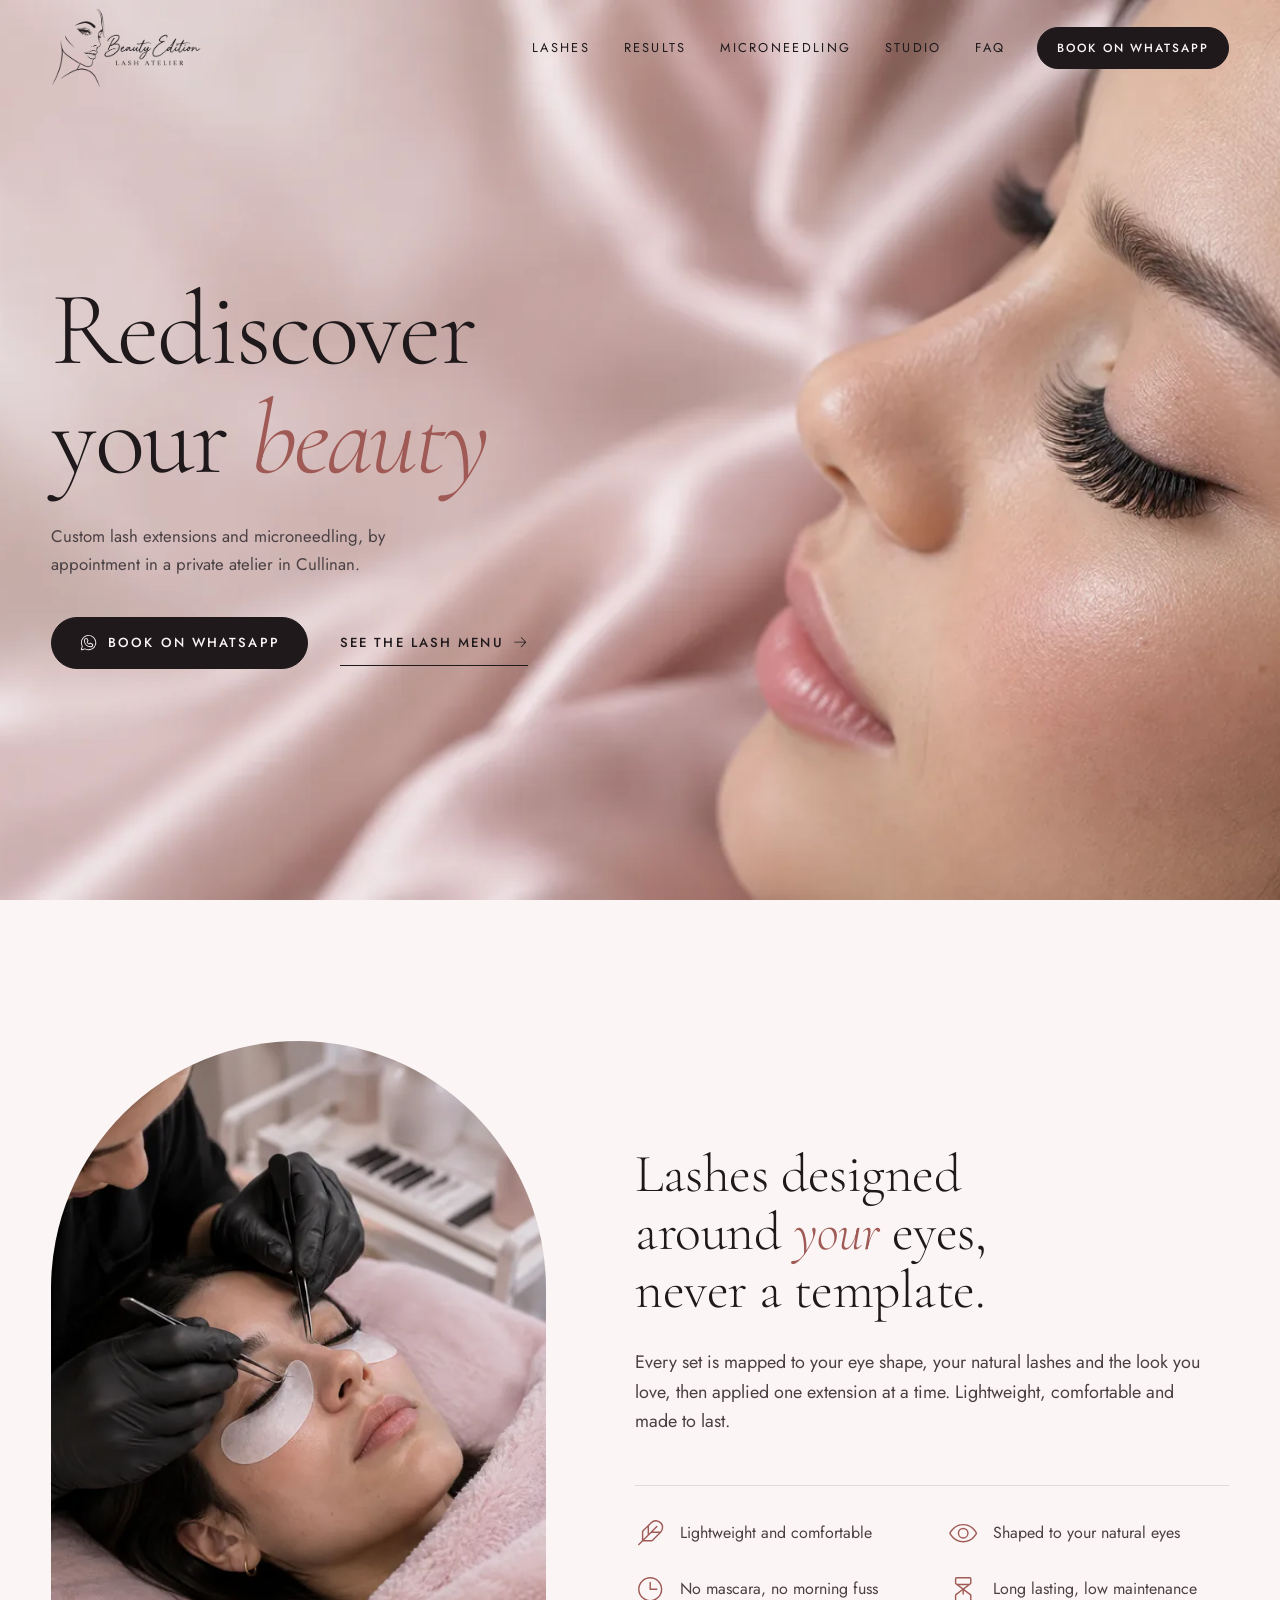
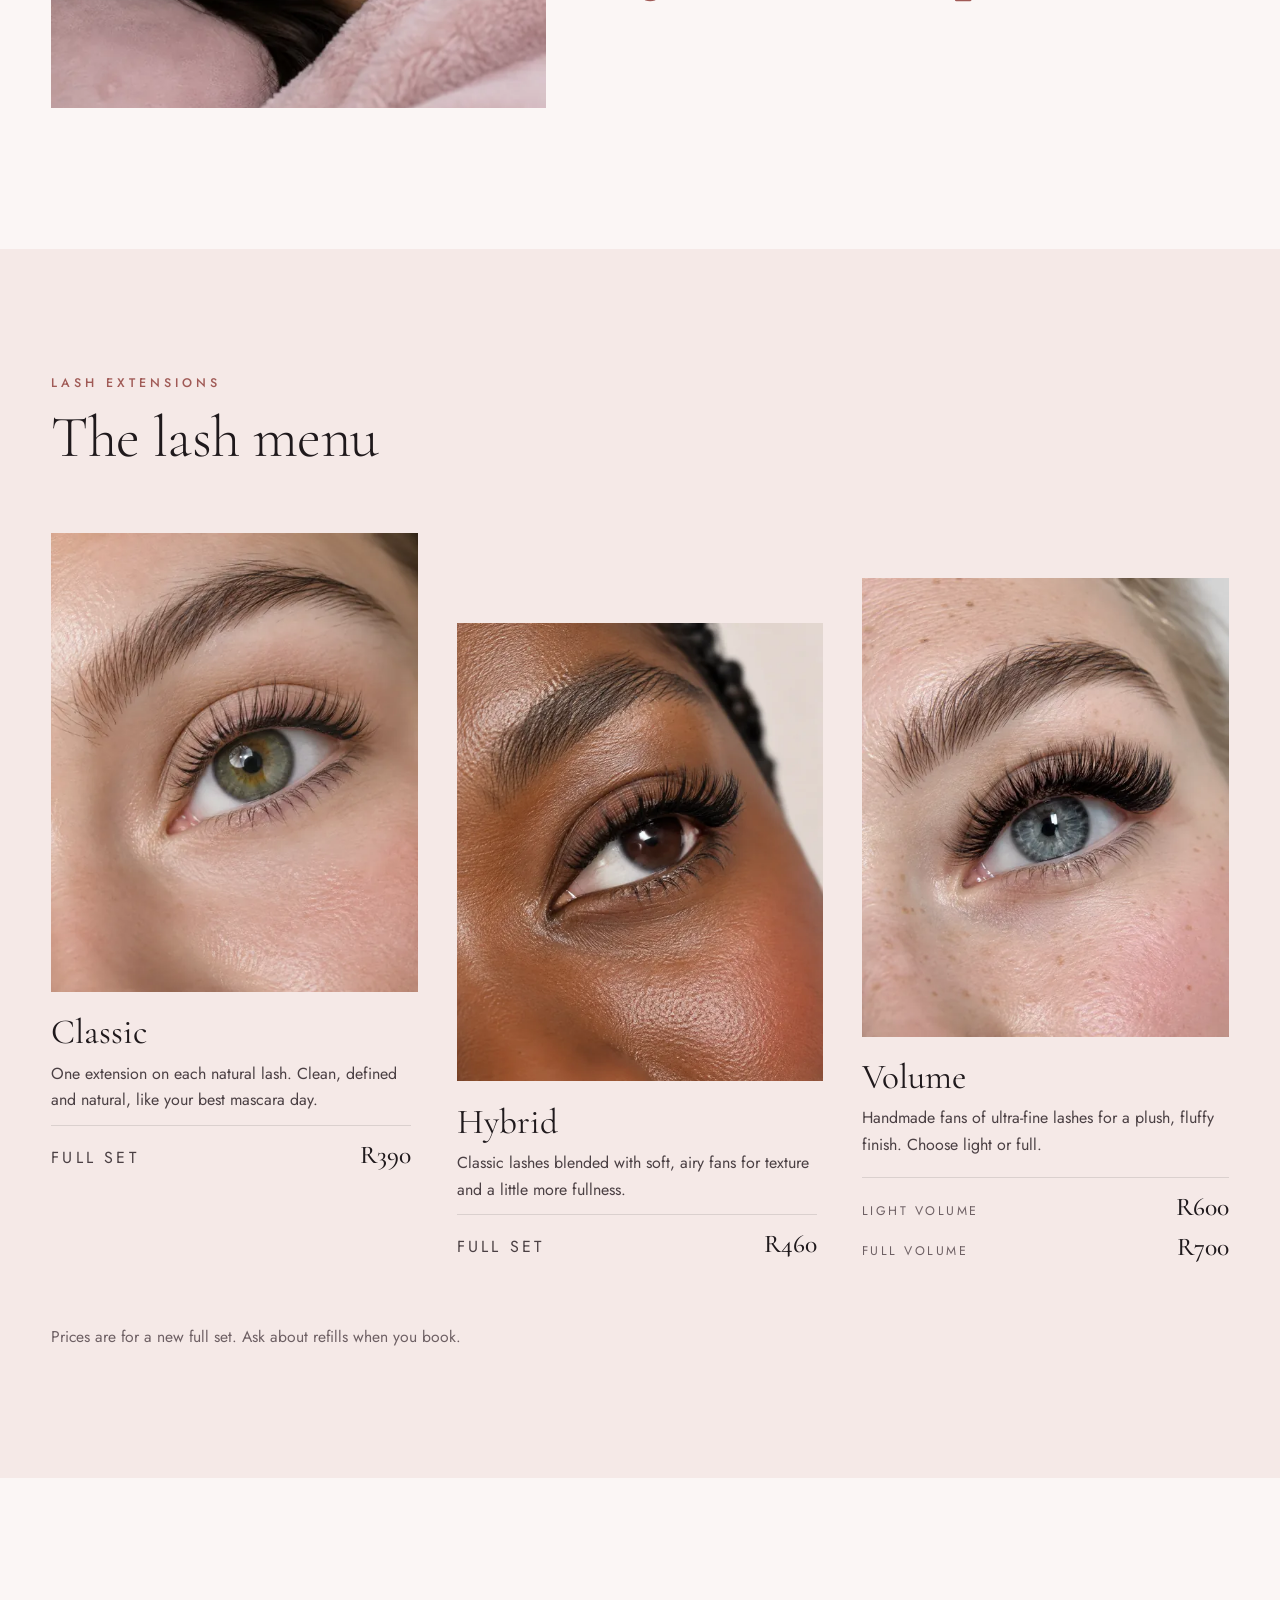
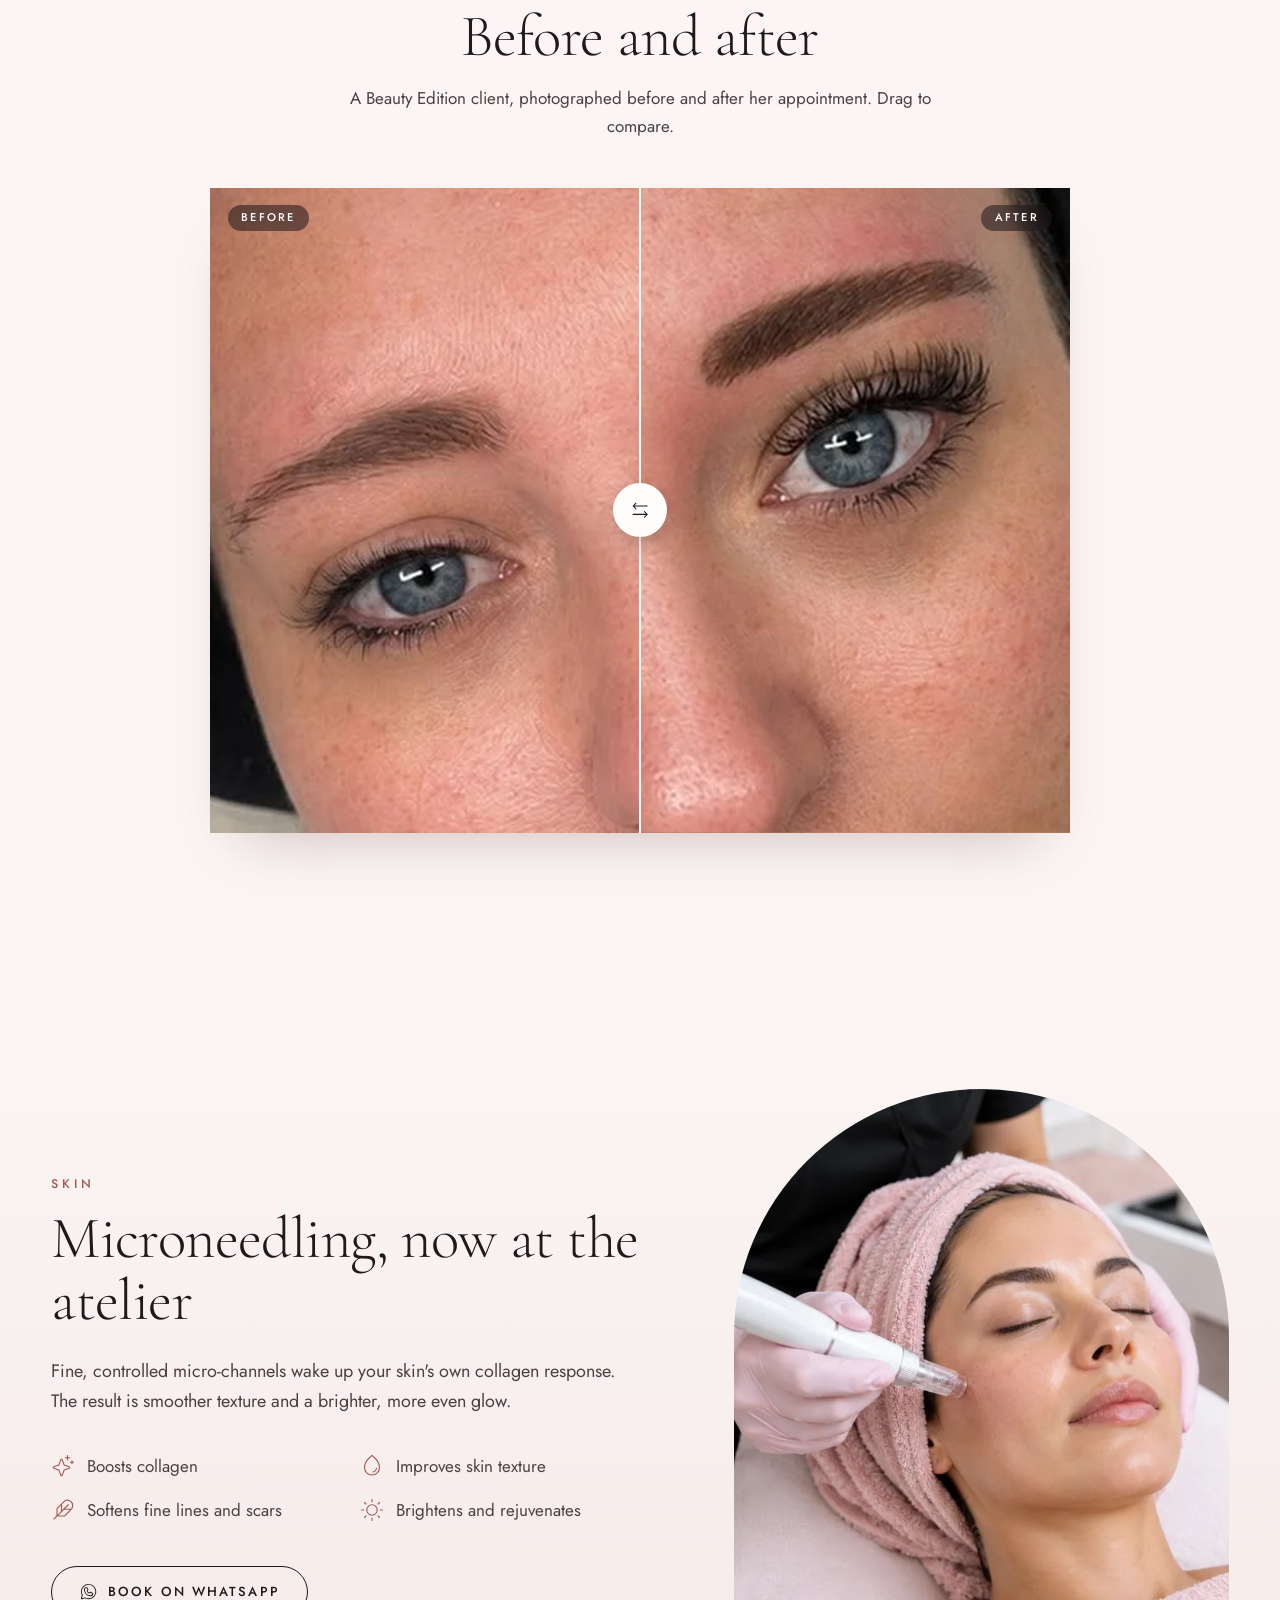
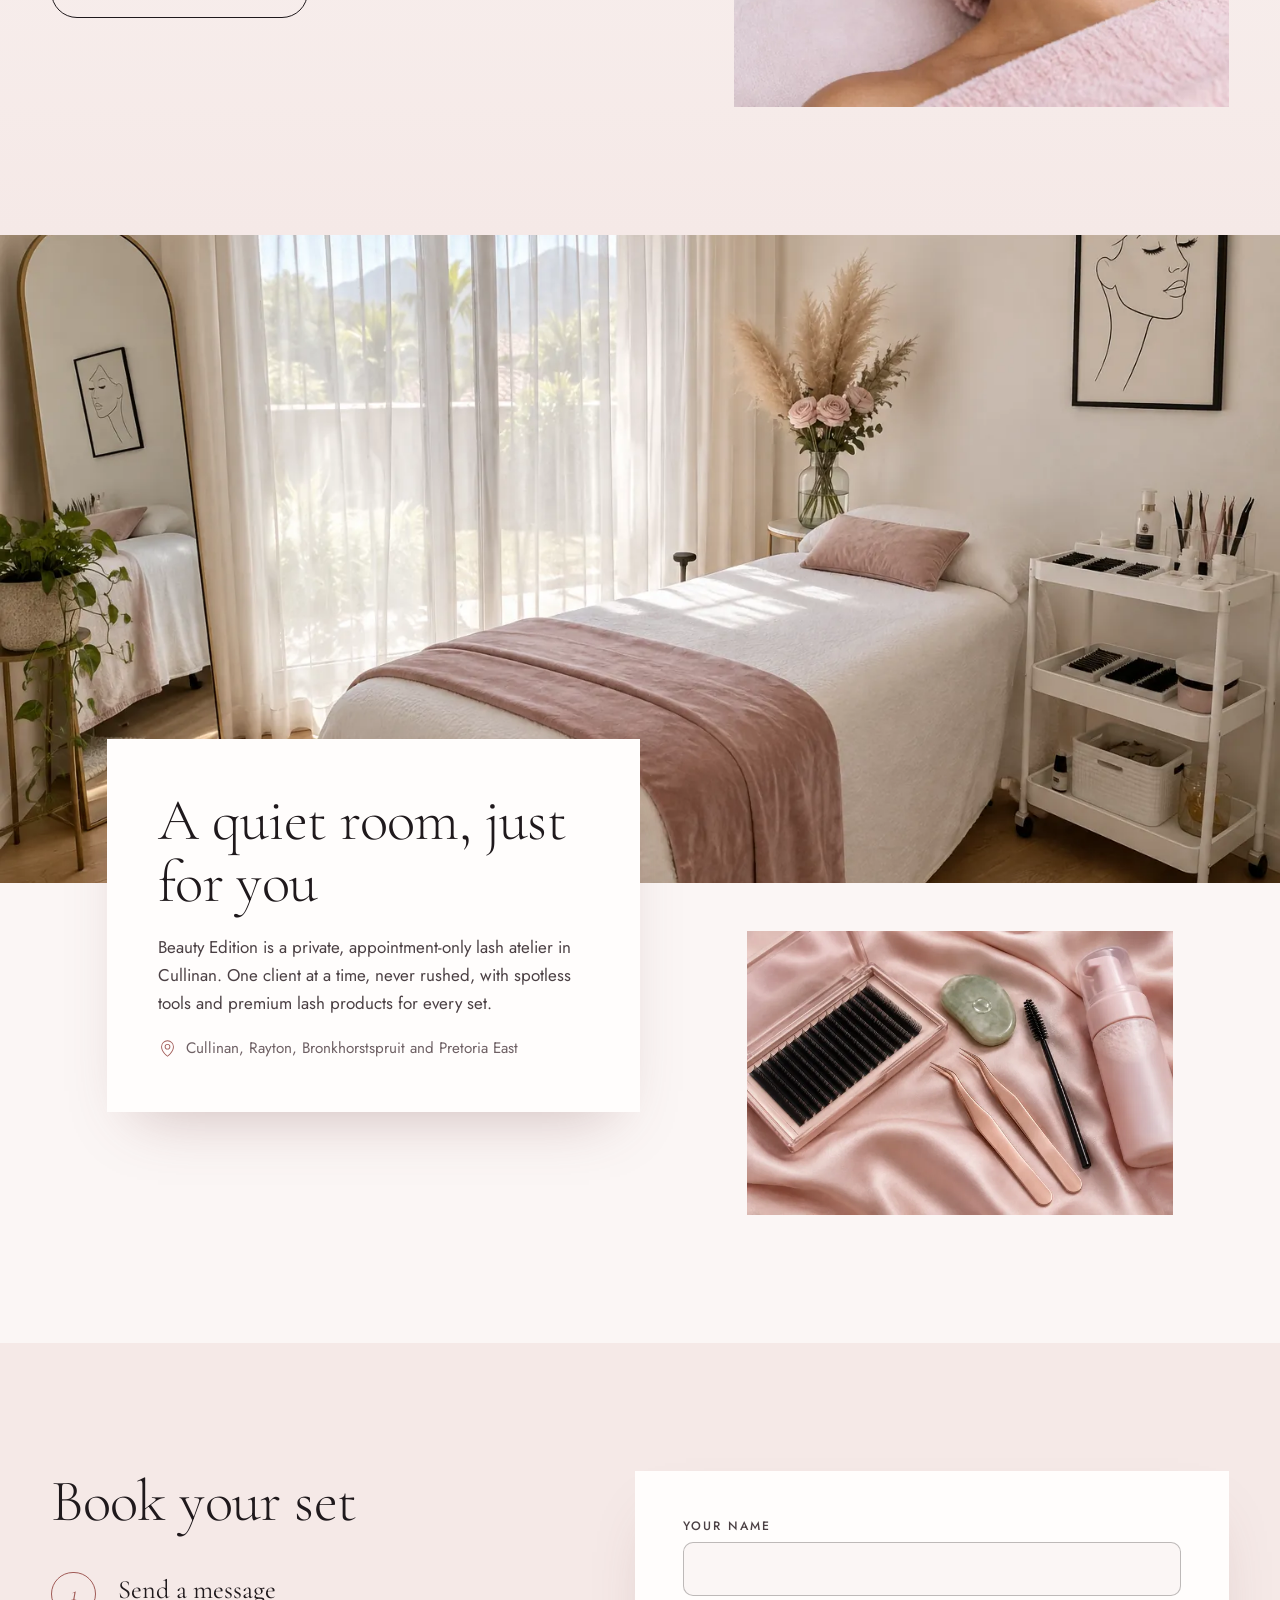
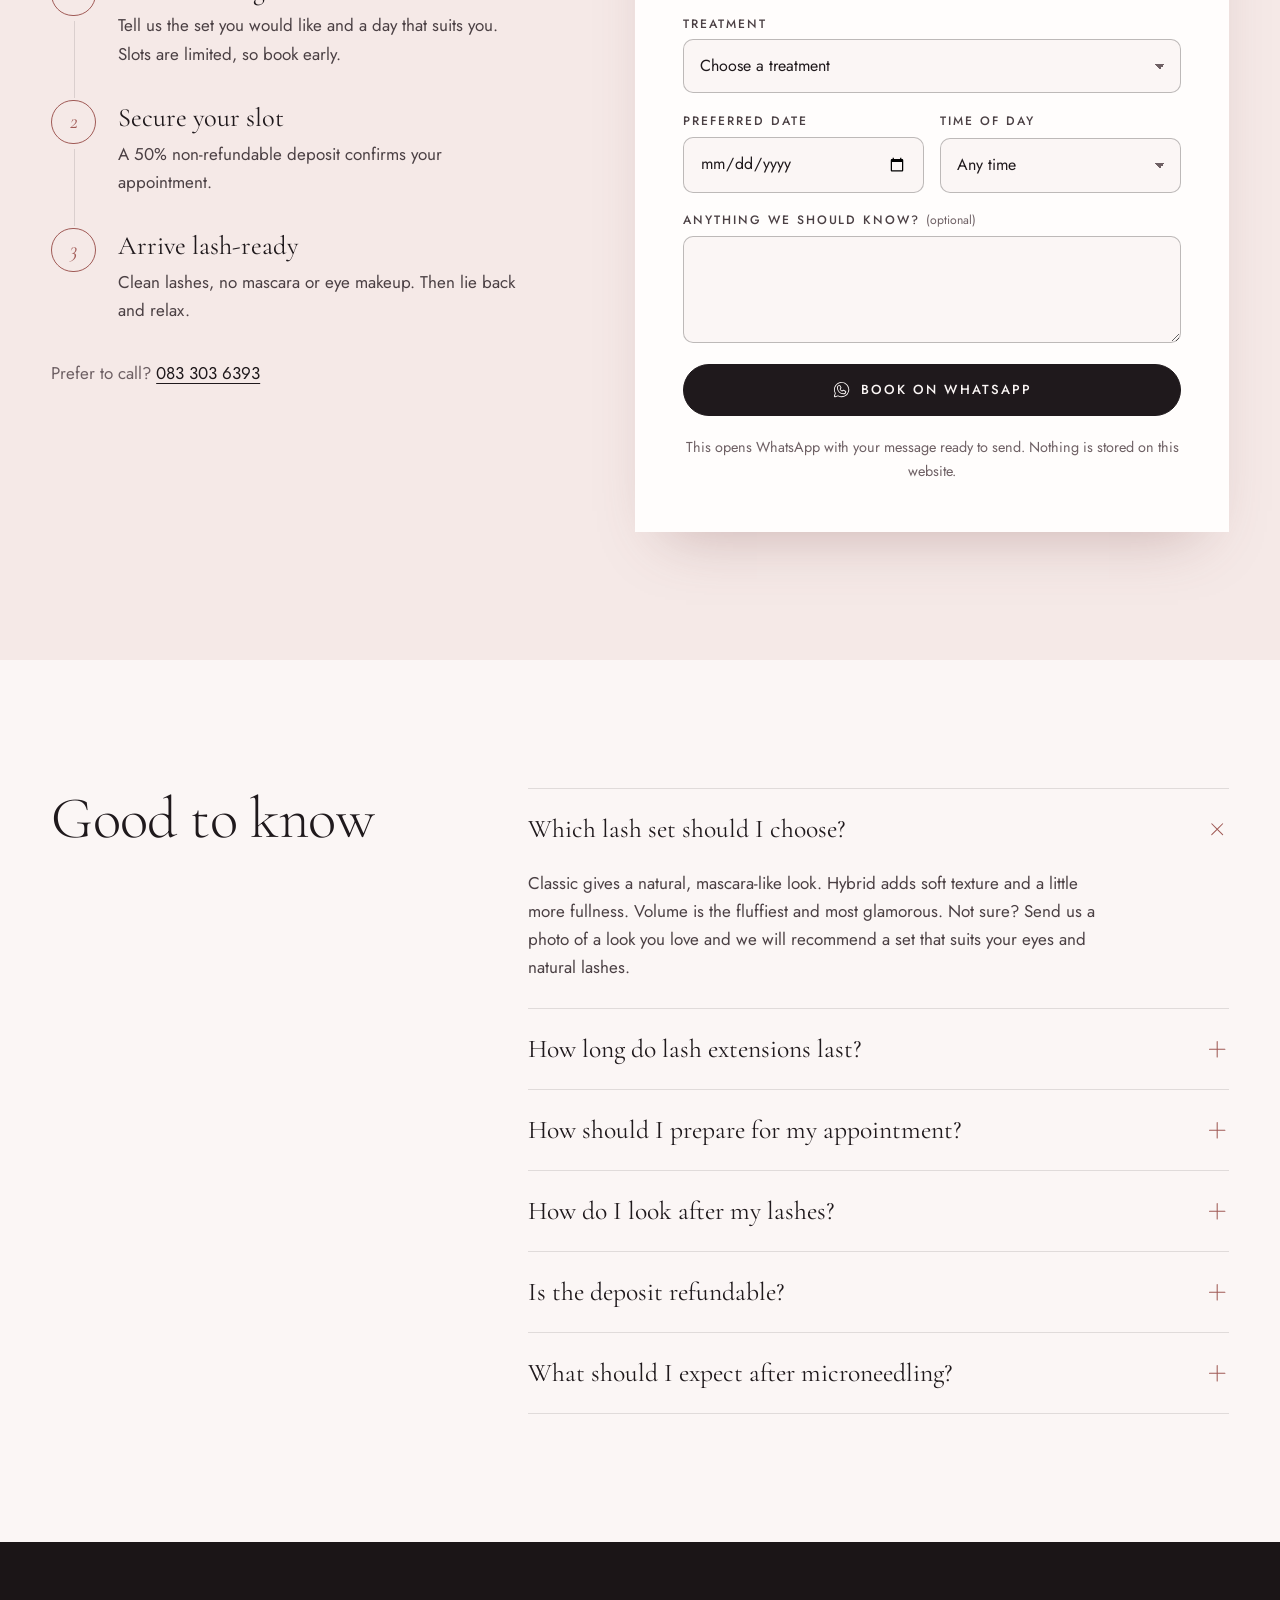
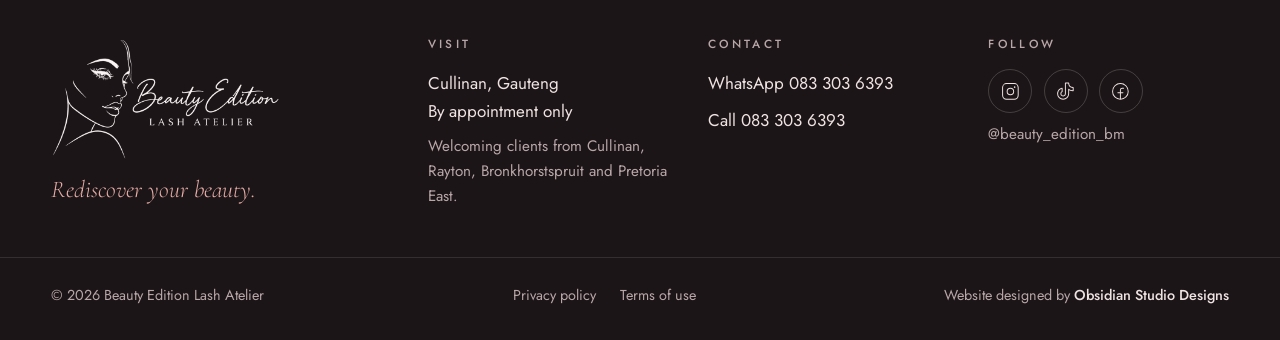
<file: index.html>
<!doctype html>
<html lang="en-ZA">
<head>
<meta charset="utf-8">
<meta name="viewport" content="width=device-width, initial-scale=1, viewport-fit=cover">
<script>document.documentElement.classList.add("js")</script>
<title>Beauty Edition Lash Atelier | Lash Extensions in Cullinan</title>
<meta name="description" content="Classic, hybrid and volume lash extensions plus microneedling in a private lash atelier in Cullinan, Gauteng. Sets from R390. Book on WhatsApp 083 303 6393.">
<link rel="canonical" href="https://obsidianstudiodesigns.github.io/Beauty-Edition/">
<meta name="robots" content="index,follow,max-image-preview:large">
<meta name="color-scheme" content="light dark">
<meta name="theme-color" content="#fbf6f5" media="(prefers-color-scheme: light)">
<meta name="theme-color" content="#151113" media="(prefers-color-scheme: dark)">
<meta name="author" content="Beauty Edition Lash Atelier">
<meta name="geo.region" content="ZA-GP">
<meta name="geo.placename" content="Cullinan">
<meta property="og:type" content="website">
<meta property="og:site_name" content="𝓑𝓮𝓪𝓾𝓽𝔂 𝓔𝓭𝓲𝓽𝓲𝓸𝓷">
<meta property="og:locale" content="en_ZA">
<meta property="og:title" content="Beauty Edition Lash Atelier | Lash Extensions in Cullinan">
<meta property="og:description" content="Classic, hybrid and volume lash extensions plus microneedling in a private lash atelier in Cullinan, Gauteng. Sets from R390. Book on WhatsApp 083 303 6393.">
<meta property="og:url" content="https://obsidianstudiodesigns.github.io/Beauty-Edition/">
<meta property="og:image" content="https://obsidianstudiodesigns.github.io/Beauty-Edition/assets/img/og/home.jpg">
<meta property="og:image:secure_url" content="https://obsidianstudiodesigns.github.io/Beauty-Edition/assets/img/og/home.jpg">
<meta property="og:image:type" content="image/jpeg">
<meta property="og:image:width" content="1200">
<meta property="og:image:height" content="630">
<meta property="og:image:alt" content="Beauty Edition Lash Atelier, lash extensions in Cullinan">
<meta name="twitter:card" content="summary_large_image">
<meta name="twitter:title" content="Beauty Edition Lash Atelier | Lash Extensions in Cullinan">
<meta name="twitter:description" content="Classic, hybrid and volume lash extensions plus microneedling in a private lash atelier in Cullinan, Gauteng. Sets from R390. Book on WhatsApp 083 303 6393.">
<meta name="twitter:image" content="https://obsidianstudiodesigns.github.io/Beauty-Edition/assets/img/og/home.jpg">
<link rel="icon" href="favicon.ico" sizes="any">
<link rel="icon" type="image/png" sizes="32x32" href="favicon-32.png">
<link rel="icon" type="image/png" sizes="96x96" href="favicon-96.png">
<link rel="icon" type="image/png" sizes="192x192" href="icon-192.png">
<link rel="apple-touch-icon" href="apple-touch-icon.png">
<link rel="manifest" href="site.webmanifest">
<link rel="preload" href="assets/fonts/CormorantGaramond-normal.woff2" as="font" type="font/woff2" crossorigin>
<link rel="preload" href="assets/fonts/Jost-normal.woff2" as="font" type="font/woff2" crossorigin>
<link rel="preload" as="image" href="assets/img/hero-1440.webp" imagesrcset="assets/img/hero-960.webp 960w, assets/img/hero-1440.webp 1440w, assets/img/hero-1920.webp 1920w" imagesizes="100vw" media="(min-width: 768px)">
<link rel="preload" as="image" href="assets/img/hero-tall-640.webp" imagesrcset="assets/img/hero-tall-640.webp 640w, assets/img/hero-tall-1024.webp 1024w" imagesizes="100vw" media="(max-width: 767px)">
<link rel="stylesheet" href="assets/css/style.css">
<script type="application/ld+json">{"@context": "https://schema.org", "@type": "BeautySalon", "@id": "https://obsidianstudiodesigns.github.io/Beauty-Edition/#salon", "name": "Beauty Edition Lash Atelier", "alternateName": ["Beauty Edition", "𝓑𝓮𝓪𝓾𝓽𝔂 𝓔𝓭𝓲𝓽𝓲𝓸𝓷"], "slogan": "Rediscover your beauty", "description": "Custom lash extensions (classic, hybrid and volume) and microneedling in a private, appointment-only lash atelier in Cullinan, Gauteng.", "url": "https://obsidianstudiodesigns.github.io/Beauty-Edition/", "logo": "https://obsidianstudiodesigns.github.io/Beauty-Edition/assets/img/brand/logo-ink.png", "image": "https://obsidianstudiodesigns.github.io/Beauty-Edition/assets/img/og/home.jpg", "telephone": "+27833036393", "priceRange": "R390 - R700", "currenciesAccepted": "ZAR", "address": {"@type": "PostalAddress", "addressLocality": "Cullinan", "addressRegion": "Gauteng", "postalCode": "1000", "addressCountry": "ZA"}, "areaServed": [{"@type": "City", "name": "Cullinan"}, {"@type": "City", "name": "Rayton"}, {"@type": "City", "name": "Bronkhorstspruit"}, {"@type": "City", "name": "Pretoria East"}], "sameAs": ["https://www.facebook.com/profile.php?id=61577019053193", "https://www.instagram.com/beauty_edition_bm/", "https://www.tiktok.com/@beautyedition01"], "hasOfferCatalog": {"@type": "OfferCatalog", "name": "Lash extensions and skin", "itemListElement": [{"@type": "Offer", "price": "390", "priceCurrency": "ZAR", "itemOffered": {"@type": "Service", "name": "Classic lash extension set", "description": "One extension on each natural lash. Clean, defined and natural, like your best mascara day."}}, {"@type": "Offer", "price": "460", "priceCurrency": "ZAR", "itemOffered": {"@type": "Service", "name": "Hybrid lash extension set", "description": "Classic lashes blended with soft, airy fans for texture and a little more fullness."}}, {"@type": "Offer", "price": "600", "priceCurrency": "ZAR", "itemOffered": {"@type": "Service", "name": "Light volume lash extension set", "description": "Handmade volume fans for a plush, fluffy finish."}}, {"@type": "Offer", "price": "700", "priceCurrency": "ZAR", "itemOffered": {"@type": "Service", "name": "Full volume lash extension set", "description": "Handmade volume fans for a plush, fluffy finish."}}, {"@type": "Offer", "itemOffered": {"@type": "Service", "name": "Microneedling", "description": "Collagen induction treatment for smoother texture, softer fine lines and scars, and brighter skin."}}]}}</script>
<script type="application/ld+json">{"@context": "https://schema.org", "@type": "FAQPage", "mainEntity": [{"@type": "Question", "name": "Which lash set should I choose?", "acceptedAnswer": {"@type": "Answer", "text": "Classic gives a natural, mascara-like look. Hybrid adds soft texture and a little more fullness. Volume is the fluffiest and most glamorous. Not sure? Send us a photo of a look you love and we will recommend a set that suits your eyes and natural lashes."}}, {"@type": "Question", "name": "How long do lash extensions last?", "acceptedAnswer": {"@type": "Answer", "text": "Extensions fall out with your natural lashes as they shed, so a set slowly thins over time. Most clients book a refill every two to three weeks to keep their lashes full."}}, {"@type": "Question", "name": "How should I prepare for my appointment?", "acceptedAnswer": {"@type": "Answer", "text": "Arrive with clean lashes and no mascara or eye makeup, and skip oily skincare around the eyes that day. Plan on about two hours for a new full set. You will lie back with your eyes closed the whole time, and many clients fall asleep."}}, {"@type": "Question", "name": "How do I look after my lashes?", "acceptedAnswer": {"@type": "Answer", "text": "Keep them dry for the first 24 hours. After that, cleanse them gently with a lash cleanser, brush them through each morning, sleep on your back if you can, and avoid oil-based products around your eyes. Never pull or pick at your extensions."}}, {"@type": "Question", "name": "Is the deposit refundable?", "acceptedAnswer": {"@type": "Answer", "text": "A 50% deposit secures your appointment and it is non-refundable. If you need to move your booking, please let us know as early as you can."}}, {"@type": "Question", "name": "What should I expect after microneedling?", "acceptedAnswer": {"@type": "Answer", "text": "Your skin may look pink and feel warm or tight for a day or two, a bit like mild sunburn. We will talk you through preparation and aftercare when you book, including keeping out of the sun and using a good SPF."}}]}</script>
</head>
<body class="home">
<a class="skip" href="#main">Skip to content</a>
<header class="nav" data-nav>
  <div class="nav__in">
    <a class="nav__brand" href="#top" aria-label="Beauty Edition Lash Atelier, home"><picture class="logo"><source srcset="assets/img/brand/logo-light.webp" media="(prefers-color-scheme: dark)" width="1520" height="804"><img src="assets/img/brand/logo-ink.webp" width="1520" height="804" alt="Beauty Edition Lash Atelier logo" loading="eager" decoding="async"></picture></a>
    <nav class="nav__links" aria-label="Main"><a href="#lashes">Lashes</a><a href="#results">Results</a><a href="#microneedling">Microneedling</a><a href="#studio">Studio</a><a href="#faq">FAQ</a></nav>
    <a class="btn btn--sm nav__cta" href="#book">Book on WhatsApp</a>
    <button class="nav__menu" type="button" aria-expanded="false" aria-controls="sheet" data-menu>
      <span class="sr">Menu</span><svg class="i i--open" viewBox="0 0 256 256" fill="currentColor" aria-hidden="true" focusable="false"><path d="M222,128a6,6,0,0,1-6,6H40a6,6,0,0,1,0-12H216A6,6,0,0,1,222,128ZM40,70H216a6,6,0,0,0,0-12H40a6,6,0,0,0,0,12ZM216,186H40a6,6,0,0,0,0,12H216a6,6,0,0,0,0-12Z"/></svg><svg class="i i--close" viewBox="0 0 256 256" fill="currentColor" aria-hidden="true" focusable="false"><path d="M204.24,195.76a6,6,0,1,1-8.48,8.48L128,136.49,60.24,204.24a6,6,0,0,1-8.48-8.48L119.51,128,51.76,60.24a6,6,0,0,1,8.48-8.48L128,119.51l67.76-67.75a6,6,0,0,1,8.48,8.48L136.49,128Z"/></svg>
    </button>
  </div>
</header>
<div class="sheet" id="sheet" data-sheet hidden>
  <nav aria-label="Mobile"><a href="#lashes">Lashes</a><a href="#results">Results</a><a href="#microneedling">Microneedling</a><a href="#studio">Studio</a><a href="#faq">FAQ</a></nav>
  <a class="btn" href="#book"><svg class="i" viewBox="0 0 256 256" fill="currentColor" aria-hidden="true" focusable="false"><path d="M186.68,146.63l-32-16a6,6,0,0,0-6,.38L133,141.46A42.49,42.49,0,0,1,114.54,123L125,107.33a6,6,0,0,0,.38-6l-16-32A6,6,0,0,0,104,66a38,38,0,0,0-38,38,86.1,86.1,0,0,0,86,86,38,38,0,0,0,38-38A6,6,0,0,0,186.68,146.63ZM152,178a74.09,74.09,0,0,1-74-74,26,26,0,0,1,22.42-25.75l12.66,25.32-10.39,15.58a6,6,0,0,0-.54,5.63,54.43,54.43,0,0,0,29.07,29.07,6,6,0,0,0,5.63-.54l15.58-10.39,25.32,12.66A26,26,0,0,1,152,178ZM128,26A102,102,0,0,0,38.35,176.69L26.73,211.56a14,14,0,0,0,17.71,17.71l34.87-11.62A102,102,0,1,0,128,26Zm0,192a90,90,0,0,1-45.06-12.08,6.09,6.09,0,0,0-3-.81,6.2,6.2,0,0,0-1.9.31L40.65,217.88a2,2,0,0,1-2.53-2.53L50.58,178a6,6,0,0,0-.5-4.91A90,90,0,1,1,128,218Z"/></svg>Book on WhatsApp</a>
  <p class="sheet__meta"><a href="tel:+27833036393">083 303 6393</a><span>Cullinan, Gauteng</span></p>
</div>
<main id="main">
<section class="hero" id="top" aria-labelledby="hero-h">
  <div class="hero__media">
    <picture>
      <source media="(max-width: 767px)" srcset="assets/img/hero-tall-640.webp 640w, assets/img/hero-tall-1024.webp 1024w" sizes="100vw" width="1024" height="1536">
      <img class="hero__img" src="assets/img/hero-960.webp" srcset="assets/img/hero-1920.webp 1920w, assets/img/hero-1440.webp 1440w, assets/img/hero-960.webp 960w" sizes="100vw" width="1920" height="1080" alt="A woman resting on blush silk with long, fluffy volume lash extensions" loading="eager" decoding="async" fetchpriority="high">
    </picture>
  </div>
  <div class="hero__in">
    <h1 id="hero-h" class="hero__h"><span class="ln">Rediscover</span> <span class="ln">your <em>beauty</em></span></h1>
    <p class="hero__p">Custom lash extensions and microneedling, by appointment in a private atelier in Cullinan.</p>
    <div class="hero__cta">
      <a class="btn" href="#book"><svg class="i" viewBox="0 0 256 256" fill="currentColor" aria-hidden="true" focusable="false"><path d="M186.68,146.63l-32-16a6,6,0,0,0-6,.38L133,141.46A42.49,42.49,0,0,1,114.54,123L125,107.33a6,6,0,0,0,.38-6l-16-32A6,6,0,0,0,104,66a38,38,0,0,0-38,38,86.1,86.1,0,0,0,86,86,38,38,0,0,0,38-38A6,6,0,0,0,186.68,146.63ZM152,178a74.09,74.09,0,0,1-74-74,26,26,0,0,1,22.42-25.75l12.66,25.32-10.39,15.58a6,6,0,0,0-.54,5.63,54.43,54.43,0,0,0,29.07,29.07,6,6,0,0,0,5.63-.54l15.58-10.39,25.32,12.66A26,26,0,0,1,152,178ZM128,26A102,102,0,0,0,38.35,176.69L26.73,211.56a14,14,0,0,0,17.71,17.71l34.87-11.62A102,102,0,1,0,128,26Zm0,192a90,90,0,0,1-45.06-12.08,6.09,6.09,0,0,0-3-.81,6.2,6.2,0,0,0-1.9.31L40.65,217.88a2,2,0,0,1-2.53-2.53L50.58,178a6,6,0,0,0-.5-4.91A90,90,0,1,1,128,218Z"/></svg>Book on WhatsApp</a>
      <a class="link" href="#lashes">See the lash menu<svg class="i" viewBox="0 0 256 256" fill="currentColor" aria-hidden="true" focusable="false"><path d="M220.24,132.24l-72,72a6,6,0,0,1-8.48-8.48L201.51,134H40a6,6,0,0,1,0-12H201.51L139.76,60.24a6,6,0,0,1,8.48-8.48l72,72A6,6,0,0,1,220.24,132.24Z"/></svg></a>
    </div>
  </div>
</section>

<section class="intro" aria-labelledby="intro-h">
  <figure class="intro__fig arch" data-reveal>
    <img src="assets/img/artist-600.webp" srcset="assets/img/artist-900.webp 900w, assets/img/artist-600.webp 600w" sizes="(min-width: 1024px) 38vw, 88vw" width="900" height="1350" alt="A lash artist in black gloves placing a single extension with fine tweezers" loading="lazy" decoding="async">
  </figure>
  <div class="intro__txt">
    <h2 id="intro-h" class="statement" data-reveal>Lashes designed around <em>your</em> eyes, never a template.</h2>
    <p class="lede" data-reveal>Every set is mapped to your eye shape, your natural lashes and the look you love, then applied one extension at a time. Lightweight, comfortable and made to last.</p>
    <ul class="benefits" data-reveal><li><svg class="i" viewBox="0 0 256 256" fill="currentColor" aria-hidden="true" focusable="false"><path d="M238,80A62,62,0,0,0,132.18,36.14L62.1,105.41a13.94,13.94,0,0,0-4.1,9.9v74.21L27.76,219.76a6,6,0,1,0,8.48,8.48L66.48,198h74.21a13.94,13.94,0,0,0,9.9-4.1l0,0,68.83-69.63h0l.39-.4A61.6,61.6,0,0,0,238,80ZM140.64,44.64a50,50,0,0,1,72,69.36H150.48l37.76-37.76a6,6,0,0,0-8.48-8.48l-48,48h0L118,129.52V67ZM70,115.31a2,2,0,0,1,.56-1.39l35.44-35v62.63l-36,36Zm72.09,70.11a2,2,0,0,1-1.4.58H78.48l37.76-37.75h0L138.48,126h62.35Z"/></svg><span>Lightweight and comfortable</span></li><li><svg class="i" viewBox="0 0 256 256" fill="currentColor" aria-hidden="true" focusable="false"><path d="M245.48,125.57c-.34-.78-8.66-19.23-27.24-37.81C201,70.54,171.38,50,128,50S55,70.54,37.76,87.76c-18.58,18.58-26.9,37-27.24,37.81a6,6,0,0,0,0,4.88c.34.77,8.66,19.22,27.24,37.8C55,185.47,84.62,206,128,206s73-20.53,90.24-37.75c18.58-18.58,26.9-37,27.24-37.8A6,6,0,0,0,245.48,125.57ZM128,194c-31.38,0-58.78-11.42-81.45-33.93A134.77,134.77,0,0,1,22.69,128,134.56,134.56,0,0,1,46.55,95.94C69.22,73.42,96.62,62,128,62s58.78,11.42,81.45,33.94A134.56,134.56,0,0,1,233.31,128C226.94,140.21,195,194,128,194Zm0-112a46,46,0,1,0,46,46A46.06,46.06,0,0,0,128,82Zm0,80a34,34,0,1,1,34-34A34,34,0,0,1,128,162Z"/></svg><span>Shaped to your natural eyes</span></li><li><svg class="i" viewBox="0 0 256 256" fill="currentColor" aria-hidden="true" focusable="false"><path d="M128,26A102,102,0,1,0,230,128,102.12,102.12,0,0,0,128,26Zm0,192a90,90,0,1,1,90-90A90.1,90.1,0,0,1,128,218Zm62-90a6,6,0,0,1-6,6H128a6,6,0,0,1-6-6V72a6,6,0,0,1,12,0v50h50A6,6,0,0,1,190,128Z"/></svg><span>No mascara, no morning fuss</span></li><li><svg class="i" viewBox="0 0 256 256" fill="currentColor" aria-hidden="true" focusable="false"><path d="M198,75.64V40a14,14,0,0,0-14-14H72A14,14,0,0,0,58,40V76a14.06,14.06,0,0,0,5.6,11.2L118,128,63.6,168.8A14.06,14.06,0,0,0,58,180v36a14,14,0,0,0,14,14H184a14,14,0,0,0,14-14V180.36a14.08,14.08,0,0,0-5.56-11.17L138,128l54.49-41.19A14.08,14.08,0,0,0,198,75.64ZM70,40a2,2,0,0,1,2-2H184a2,2,0,0,1,2,2V75.64a2,2,0,0,1-.79,1.6L178.9,82H76.67L70.8,77.6A2,2,0,0,1,70,76Zm58,80.49L92.67,94H163Zm58,59.87V216a2,2,0,0,1-2,2H72a2,2,0,0,1-2-2V180a2,2,0,0,1,.8-1.6L122,140v28a6,6,0,0,0,12,0V140.06l51.21,38.7A2,2,0,0,1,186,180.36Z"/></svg><span>Long lasting, low maintenance</span></li></ul>
  </div>
</section>

<section class="menu" id="lashes" aria-labelledby="menu-h">
  <header class="menu__head" data-reveal>
    <p class="eyebrow">Lash extensions</p>
    <h2 id="menu-h" class="h2">The lash menu</h2>
  </header>
  <div class="menu__grid">
    <article class="set set--classic" data-reveal style="--d:0">
      <div class="set__img"><img src="assets/img/classic-520.webp" srcset="assets/img/classic-800.webp 800w, assets/img/classic-520.webp 520w" sizes="(min-width: 1024px) 30vw, (min-width: 640px) 45vw, 90vw" width="800" height="1000" alt="Close-up of a green eye wearing a natural classic lash set" loading="lazy" decoding="async"></div>
      <div class="set__body">
        <h3>Classic</h3>
        <p>One extension on each natural lash. Clean, defined and natural, like your best mascara day.</p>
        <p class="set__price">Full set <span class="price" data-bf="R350"><span class="price__now">R390</span></span></p>
      </div>
    </article><article class="set set--hybrid" data-reveal style="--d:1">
      <div class="set__img"><img src="assets/img/hybrid-520.webp" srcset="assets/img/hybrid-800.webp 800w, assets/img/hybrid-520.webp 520w" sizes="(min-width: 1024px) 30vw, (min-width: 640px) 45vw, 90vw" width="800" height="1000" alt="Close-up of a brown eye wearing a wispy hybrid lash set" loading="lazy" decoding="async"></div>
      <div class="set__body">
        <h3>Hybrid</h3>
        <p>Classic lashes blended with soft, airy fans for texture and a little more fullness.</p>
        <p class="set__price">Full set <span class="price" data-bf="R410"><span class="price__now">R460</span></span></p>
      </div>
    </article><article class="set set--volume" data-reveal style="--d:2">
      <div class="set__img"><img src="assets/img/volume-520.webp" srcset="assets/img/volume-800.webp 800w, assets/img/volume-520.webp 520w" sizes="(min-width: 1024px) 30vw, (min-width: 640px) 45vw, 90vw" width="800" height="1000" alt="Close-up of a blue eye wearing a full, fluffy volume lash set" loading="lazy" decoding="async"></div>
      <div class="set__body">
        <h3>Volume</h3>
        <p>Handmade fans of ultra-fine lashes for a plush, fluffy finish. Choose light or full.</p>
        <ul class="set__tiers"><li><span>Light volume</span><span class="price" data-bf="R540"><span class="price__now">R600</span></span></li><li><span>Full volume</span><span class="price" data-bf="R630"><span class="price__now">R700</span></span></li></ul>
      </div>
    </article>
  </div>
  <p class="menu__note" data-reveal>Prices are for a new full set. Ask about refills when you book. <span class="bf-note" data-bf-note hidden>Black Friday pricing runs from 20 to 30 November.</span></p>
</section>

<section class="results" id="results" aria-labelledby="results-h">
  <div class="results__head" data-reveal>
    <h2 id="results-h" class="h2">Before and after</h2>
    <p>A Beauty Edition client, photographed before and after her appointment. Drag to compare.</p>
  </div>
  <div class="compare" data-compare data-reveal style="--pos:50%">
    <img class="compare__img" src="assets/img/before-640.webp" srcset="assets/img/before-1040.webp 1040w, assets/img/before-640.webp 640w" sizes="(min-width: 1024px) 860px, 94vw" width="1040" height="780" alt="A client&#x27;s natural lashes before her appointment" loading="lazy" decoding="async">
    <div class="compare__after">
      <img class="compare__img" src="assets/img/after-640.webp" srcset="assets/img/after-1040.webp 1040w, assets/img/after-640.webp 640w" sizes="(min-width: 1024px) 860px, 94vw" width="1040" height="780" alt="The same client after her lash extensions" loading="lazy" decoding="async">
    </div>
    <span class="compare__tag compare__tag--l" aria-hidden="true">Before</span>
    <span class="compare__tag compare__tag--r" aria-hidden="true">After</span>
    <span class="compare__line" aria-hidden="true"><span class="compare__knob"><svg class="i" viewBox="0 0 256 256" fill="currentColor" aria-hidden="true" focusable="false"><path d="M212.24,171.76a6,6,0,0,1,0,8.48l-32,32a6,6,0,0,1-8.48-8.48L193.51,182H48a6,6,0,0,1,0-12H193.51l-21.75-21.76a6,6,0,0,1,8.48-8.48ZM75.76,116.24a6,6,0,0,0,8.48-8.48L62.49,86H208a6,6,0,0,0,0-12H62.49L84.24,52.24a6,6,0,0,0-8.48-8.48l-32,32a6,6,0,0,0,0,8.48Z"/></svg></span></span>
    <input class="compare__range" type="range" min="0" max="100" value="50" aria-label="Compare before and after">
  </div>
</section>

<section class="skin" id="microneedling" aria-labelledby="skin-h">
  <div class="skin__in">
    <div class="skin__txt">
      <p class="eyebrow" data-reveal>Skin</p>
      <h2 id="skin-h" class="h2" data-reveal>Microneedling, now at the atelier</h2>
      <p class="lede" data-reveal>Fine, controlled micro-channels wake up your skin's own collagen response. The result is smoother texture and a brighter, more even glow.</p>
      <ul class="ticks" data-reveal>
        <li><svg class="i" viewBox="0 0 256 256" fill="currentColor" aria-hidden="true" focusable="false"><path d="M196.89,130.94,144.4,111.6,125.06,59.11a13.92,13.92,0,0,0-26.12,0L79.6,111.6,27.11,130.94a13.92,13.92,0,0,0,0,26.12L79.6,176.4l19.34,52.49a13.92,13.92,0,0,0,26.12,0L144.4,176.4l52.49-19.34a13.92,13.92,0,0,0,0-26.12Zm-4.15,14.86-55.08,20.3a6,6,0,0,0-3.56,3.56l-20.3,55.08a1.92,1.92,0,0,1-3.6,0L89.9,169.66a6,6,0,0,0-3.56-3.56L31.26,145.8a1.92,1.92,0,0,1,0-3.6l55.08-20.3a6,6,0,0,0,3.56-3.56l20.3-55.08a1.92,1.92,0,0,1,3.6,0l20.3,55.08a6,6,0,0,0,3.56,3.56l55.08,20.3a1.92,1.92,0,0,1,0,3.6ZM146,40a6,6,0,0,1,6-6h18V16a6,6,0,0,1,12,0V34h18a6,6,0,0,1,0,12H182V64a6,6,0,0,1-12,0V46H152A6,6,0,0,1,146,40ZM246,88a6,6,0,0,1-6,6H230v10a6,6,0,0,1-12,0V94H208a6,6,0,0,1,0-12h10V72a6,6,0,0,1,12,0V82h10A6,6,0,0,1,246,88Z"/></svg>Boosts collagen</li>
        <li><svg class="i" viewBox="0 0 256 256" fill="currentColor" aria-hidden="true" focusable="false"><path d="M172.53,49.06a252.86,252.86,0,0,0-41.09-38,6,6,0,0,0-6.88,0,252.86,252.86,0,0,0-41.09,38C56.34,80.26,42,113.09,42,144a86,86,0,0,0,172,0C214,113.09,199.66,80.26,172.53,49.06ZM128,218a74.09,74.09,0,0,1-74-74c0-59.62,59-108.93,74-120.51C143,35.07,202,84.38,202,144A74.09,74.09,0,0,1,128,218Zm53.92-65A55.58,55.58,0,0,1,137,197.92a7,7,0,0,1-1,.08,6,6,0,0,1-1-11.92c17.38-2.92,32.13-17.68,35.08-35.08a6,6,0,1,1,11.84,2Z"/></svg>Improves skin texture</li>
        <li><svg class="i" viewBox="0 0 256 256" fill="currentColor" aria-hidden="true" focusable="false"><path d="M238,80A62,62,0,0,0,132.18,36.14L62.1,105.41a13.94,13.94,0,0,0-4.1,9.9v74.21L27.76,219.76a6,6,0,1,0,8.48,8.48L66.48,198h74.21a13.94,13.94,0,0,0,9.9-4.1l0,0,68.83-69.63h0l.39-.4A61.6,61.6,0,0,0,238,80ZM140.64,44.64a50,50,0,0,1,72,69.36H150.48l37.76-37.76a6,6,0,0,0-8.48-8.48l-48,48h0L118,129.52V67ZM70,115.31a2,2,0,0,1,.56-1.39l35.44-35v62.63l-36,36Zm72.09,70.11a2,2,0,0,1-1.4.58H78.48l37.76-37.75h0L138.48,126h62.35Z"/></svg>Softens fine lines and scars</li>
        <li><svg class="i" viewBox="0 0 256 256" fill="currentColor" aria-hidden="true" focusable="false"><path d="M122,40V16a6,6,0,0,1,12,0V40a6,6,0,0,1-12,0Zm68,88a62,62,0,1,1-62-62A62.07,62.07,0,0,1,190,128Zm-12,0a50,50,0,1,0-50,50A50.06,50.06,0,0,0,178,128ZM59.76,68.24a6,6,0,1,0,8.48-8.48l-16-16a6,6,0,0,0-8.48,8.48Zm0,119.52-16,16a6,6,0,1,0,8.48,8.48l16-16a6,6,0,1,0-8.48-8.48ZM192,70a6,6,0,0,0,4.24-1.76l16-16a6,6,0,0,0-8.48-8.48l-16,16A6,6,0,0,0,192,70Zm4.24,117.76a6,6,0,0,0-8.48,8.48l16,16a6,6,0,0,0,8.48-8.48ZM46,128a6,6,0,0,0-6-6H16a6,6,0,0,0,0,12H40A6,6,0,0,0,46,128Zm82,82a6,6,0,0,0-6,6v24a6,6,0,0,0,12,0V216A6,6,0,0,0,128,210Zm112-88H216a6,6,0,0,0,0,12h24a6,6,0,0,0,0-12Z"/></svg>Brightens and rejuvenates</li>
      </ul>
      <a class="btn btn--line" data-reveal href="https://wa.me/27833036393?text=Hi%20Beauty%20Edition%2C%20I%20would%20like%20to%20book%20a%20microneedling%20treatment." target="_blank" rel="noopener"><svg class="i" viewBox="0 0 256 256" fill="currentColor" aria-hidden="true" focusable="false"><path d="M186.68,146.63l-32-16a6,6,0,0,0-6,.38L133,141.46A42.49,42.49,0,0,1,114.54,123L125,107.33a6,6,0,0,0,.38-6l-16-32A6,6,0,0,0,104,66a38,38,0,0,0-38,38,86.1,86.1,0,0,0,86,86,38,38,0,0,0,38-38A6,6,0,0,0,186.68,146.63ZM152,178a74.09,74.09,0,0,1-74-74,26,26,0,0,1,22.42-25.75l12.66,25.32-10.39,15.58a6,6,0,0,0-.54,5.63,54.43,54.43,0,0,0,29.07,29.07,6,6,0,0,0,5.63-.54l15.58-10.39,25.32,12.66A26,26,0,0,1,152,178ZM128,26A102,102,0,0,0,38.35,176.69L26.73,211.56a14,14,0,0,0,17.71,17.71l34.87-11.62A102,102,0,1,0,128,26Zm0,192a90,90,0,0,1-45.06-12.08,6.09,6.09,0,0,0-3-.81,6.2,6.2,0,0,0-1.9.31L40.65,217.88a2,2,0,0,1-2.53-2.53L50.58,178a6,6,0,0,0-.5-4.91A90,90,0,1,1,128,218Z"/></svg>Book on WhatsApp</a>
    </div>
    <figure class="skin__fig arch" data-reveal>
      <img src="assets/img/microneedling-640.webp" srcset="assets/img/microneedling-960.webp 960w, assets/img/microneedling-640.webp 640w" sizes="(min-width: 1024px) 34vw, 88vw" width="960" height="1200" alt="A relaxed client receiving a microneedling treatment on her cheek" loading="lazy" decoding="async">
    </figure>
  </div>
</section>

<section class="studio" id="studio" aria-labelledby="studio-h">
  <figure class="studio__wide" data-reveal>
    <img src="assets/img/studio-640.webp" srcset="assets/img/studio-1536.webp 1536w, assets/img/studio-960.webp 960w, assets/img/studio-640.webp 640w" sizes="100vw" width="1536" height="1024" alt="A calm lash room with a white lash bed, blush throw and soft daylight" loading="lazy" decoding="async">
  </figure>
  <div class="studio__card" data-reveal>
    <h2 id="studio-h" class="h2">A quiet room, just for you</h2>
    <p>Beauty Edition is a private, appointment-only lash atelier in Cullinan. One client at a time, never rushed, with spotless tools and premium lash products for every set.</p>
    <p class="studio__area"><svg class="i" viewBox="0 0 256 256" fill="currentColor" aria-hidden="true" focusable="false"><path d="M128,66a38,38,0,1,0,38,38A38,38,0,0,0,128,66Zm0,64a26,26,0,1,1,26-26A26,26,0,0,1,128,130Zm0-112a86.1,86.1,0,0,0-86,86c0,30.91,14.34,63.74,41.47,94.94a252.32,252.32,0,0,0,41.09,38,6,6,0,0,0,6.88,0,252.32,252.32,0,0,0,41.09-38c27.13-31.2,41.47-64,41.47-94.94A86.1,86.1,0,0,0,128,18Zm0,206.51C113,212.93,54,163.62,54,104a74,74,0,0,1,148,0C202,163.62,143,212.93,128,224.51Z"/></svg>Cullinan, Rayton, Bronkhorstspruit and Pretoria East</p>
  </div>
  <figure class="studio__detail" data-reveal>
    <img src="assets/img/tools-720.webp" srcset="assets/img/tools-1200.webp 1200w, assets/img/tools-720.webp 720w" sizes="(min-width: 1024px) 30vw, 70vw" width="1200" height="800" alt="Lash trays, rose gold tweezers and a lash cleanser on blush satin" loading="lazy" decoding="async">
  </figure>
</section>

<section class="book" id="book" aria-labelledby="book-h">
  <div class="book__in">
    <div class="book__steps">
      <h2 id="book-h" class="h2" data-reveal>Book your set</h2>
      <ol class="steps">
        <li data-reveal><h3>Send a message</h3><p>Tell us the set you would like and a day that suits you. Slots are limited, so book early.</p></li>
        <li data-reveal><h3>Secure your slot</h3><p>A 50% non-refundable deposit confirms your appointment.</p></li>
        <li data-reveal><h3>Arrive lash-ready</h3><p>Clean lashes, no mascara or eye makeup. Then lie back and relax.</p></li>
      </ol>
      <p class="book__direct" data-reveal>Prefer to call? <a href="tel:+27833036393">083 303 6393</a></p>
    </div>
    <form class="form" data-form novalidate data-reveal>
      <div class="field">
        <label for="f-name">Your name</label>
        <input id="f-name" name="name" type="text" autocomplete="name" required>
        <p class="field__err" id="f-name-err" hidden>Please add your name.</p>
      </div>
      <div class="field">
        <label for="f-service">Treatment</label>
        <select id="f-service" name="service" required>
          <option value="" selected disabled>Choose a treatment</option>
          <option value="Classic lash set">Classic set (R390)</option><option value="Hybrid lash set">Hybrid set (R460)</option><option value="Light volume lash set">Light volume set (R600)</option><option value="Full volume lash set">Full volume set (R700)</option><option value="Lash refill">Lash refill</option><option value="Microneedling">Microneedling</option><option value="Not sure yet, please advise">Not sure yet</option>
        </select>
        <p class="field__err" id="f-service-err" hidden>Please choose a treatment.</p>
      </div>
      <div class="field-row">
        <div class="field">
          <label for="f-date">Preferred date</label>
          <input id="f-date" name="date" type="date">
        </div>
        <div class="field">
          <label for="f-time">Time of day</label>
          <select id="f-time" name="time">
            <option value="">Any time</option>
            <option>Morning</option>
            <option>Midday</option>
            <option>Afternoon</option>
          </select>
        </div>
      </div>
      <div class="field">
        <label for="f-notes">Anything we should know? <span class="opt">(optional)</span></label>
        <textarea id="f-notes" name="notes" rows="3"></textarea>
      </div>
      <button class="btn btn--block" type="submit"><svg class="i" viewBox="0 0 256 256" fill="currentColor" aria-hidden="true" focusable="false"><path d="M186.68,146.63l-32-16a6,6,0,0,0-6,.38L133,141.46A42.49,42.49,0,0,1,114.54,123L125,107.33a6,6,0,0,0,.38-6l-16-32A6,6,0,0,0,104,66a38,38,0,0,0-38,38,86.1,86.1,0,0,0,86,86,38,38,0,0,0,38-38A6,6,0,0,0,186.68,146.63ZM152,178a74.09,74.09,0,0,1-74-74,26,26,0,0,1,22.42-25.75l12.66,25.32-10.39,15.58a6,6,0,0,0-.54,5.63,54.43,54.43,0,0,0,29.07,29.07,6,6,0,0,0,5.63-.54l15.58-10.39,25.32,12.66A26,26,0,0,1,152,178ZM128,26A102,102,0,0,0,38.35,176.69L26.73,211.56a14,14,0,0,0,17.71,17.71l34.87-11.62A102,102,0,1,0,128,26Zm0,192a90,90,0,0,1-45.06-12.08,6.09,6.09,0,0,0-3-.81,6.2,6.2,0,0,0-1.9.31L40.65,217.88a2,2,0,0,1-2.53-2.53L50.58,178a6,6,0,0,0-.5-4.91A90,90,0,1,1,128,218Z"/></svg>Book on WhatsApp</button>
      <p class="form__help">This opens WhatsApp with your message ready to send. Nothing is stored on this website.</p>
    </form>
  </div>
</section>

<section class="faq" id="faq" aria-labelledby="faq-h">
  <h2 id="faq-h" class="h2" data-reveal>Good to know</h2>
  <div class="faq__list" data-reveal>
    <details class="qa" open>
        <summary><span>Which lash set should I choose?</span><svg class="i qa__i" viewBox="0 0 256 256" fill="currentColor" aria-hidden="true" focusable="false"><path d="M222,128a6,6,0,0,1-6,6H134v82a6,6,0,0,1-12,0V134H40a6,6,0,0,1,0-12h82V40a6,6,0,0,1,12,0v82h82A6,6,0,0,1,222,128Z"/></svg></summary>
        <div class="qa__a"><p>Classic gives a natural, mascara-like look. Hybrid adds soft texture and a little more fullness. Volume is the fluffiest and most glamorous. Not sure? Send us a photo of a look you love and we will recommend a set that suits your eyes and natural lashes.</p></div>
      </details><details class="qa">
        <summary><span>How long do lash extensions last?</span><svg class="i qa__i" viewBox="0 0 256 256" fill="currentColor" aria-hidden="true" focusable="false"><path d="M222,128a6,6,0,0,1-6,6H134v82a6,6,0,0,1-12,0V134H40a6,6,0,0,1,0-12h82V40a6,6,0,0,1,12,0v82h82A6,6,0,0,1,222,128Z"/></svg></summary>
        <div class="qa__a"><p>Extensions fall out with your natural lashes as they shed, so a set slowly thins over time. Most clients book a refill every two to three weeks to keep their lashes full.</p></div>
      </details><details class="qa">
        <summary><span>How should I prepare for my appointment?</span><svg class="i qa__i" viewBox="0 0 256 256" fill="currentColor" aria-hidden="true" focusable="false"><path d="M222,128a6,6,0,0,1-6,6H134v82a6,6,0,0,1-12,0V134H40a6,6,0,0,1,0-12h82V40a6,6,0,0,1,12,0v82h82A6,6,0,0,1,222,128Z"/></svg></summary>
        <div class="qa__a"><p>Arrive with clean lashes and no mascara or eye makeup, and skip oily skincare around the eyes that day. Plan on about two hours for a new full set. You will lie back with your eyes closed the whole time, and many clients fall asleep.</p></div>
      </details><details class="qa">
        <summary><span>How do I look after my lashes?</span><svg class="i qa__i" viewBox="0 0 256 256" fill="currentColor" aria-hidden="true" focusable="false"><path d="M222,128a6,6,0,0,1-6,6H134v82a6,6,0,0,1-12,0V134H40a6,6,0,0,1,0-12h82V40a6,6,0,0,1,12,0v82h82A6,6,0,0,1,222,128Z"/></svg></summary>
        <div class="qa__a"><p>Keep them dry for the first 24 hours. After that, cleanse them gently with a lash cleanser, brush them through each morning, sleep on your back if you can, and avoid oil-based products around your eyes. Never pull or pick at your extensions.</p></div>
      </details><details class="qa">
        <summary><span>Is the deposit refundable?</span><svg class="i qa__i" viewBox="0 0 256 256" fill="currentColor" aria-hidden="true" focusable="false"><path d="M222,128a6,6,0,0,1-6,6H134v82a6,6,0,0,1-12,0V134H40a6,6,0,0,1,0-12h82V40a6,6,0,0,1,12,0v82h82A6,6,0,0,1,222,128Z"/></svg></summary>
        <div class="qa__a"><p>A 50% deposit secures your appointment and it is non-refundable. If you need to move your booking, please let us know as early as you can.</p></div>
      </details><details class="qa">
        <summary><span>What should I expect after microneedling?</span><svg class="i qa__i" viewBox="0 0 256 256" fill="currentColor" aria-hidden="true" focusable="false"><path d="M222,128a6,6,0,0,1-6,6H134v82a6,6,0,0,1-12,0V134H40a6,6,0,0,1,0-12h82V40a6,6,0,0,1,12,0v82h82A6,6,0,0,1,222,128Z"/></svg></summary>
        <div class="qa__a"><p>Your skin may look pink and feel warm or tight for a day or two, a bit like mild sunburn. We will talk you through preparation and aftercare when you book, including keeping out of the sun and using a good SPF.</p></div>
      </details>
  </div>
</section>
</main>
<footer class="foot">
  <div class="foot__in">
    <div class="foot__brand">
      <img class="foot__logo" src="assets/img/brand/logo-light.webp" width="1520" height="804" alt="Beauty Edition Lash Atelier logo" loading="lazy" decoding="async">
      <p class="foot__tag">Rediscover your beauty.</p>
    </div>
    <div class="foot__col">
      <h2>Visit</h2>
      <p>Cullinan, Gauteng<br>By appointment only</p>
      <p class="foot__soft">Welcoming clients from Cullinan, Rayton, Bronkhorstspruit and Pretoria East.</p>
    </div>
    <div class="foot__col">
      <h2>Contact</h2>
      <p><a href="https://wa.me/27833036393" target="_blank" rel="noopener">WhatsApp 083 303 6393</a></p>
      <p><a href="tel:+27833036393">Call 083 303 6393</a></p>
      
    </div>
    <div class="foot__col">
      <h2>Follow</h2>
      <p class="foot__social">
        <a href="https://www.instagram.com/beauty_edition_bm/" target="_blank" rel="noopener" aria-label="Instagram"><svg class="i" viewBox="0 0 256 256" fill="currentColor" aria-hidden="true" focusable="false"><path d="M128,82a46,46,0,1,0,46,46A46.06,46.06,0,0,0,128,82Zm0,80a34,34,0,1,1,34-34A34,34,0,0,1,128,162ZM176,26H80A54.06,54.06,0,0,0,26,80v96a54.06,54.06,0,0,0,54,54h96a54.06,54.06,0,0,0,54-54V80A54.06,54.06,0,0,0,176,26Zm42,150a42,42,0,0,1-42,42H80a42,42,0,0,1-42-42V80A42,42,0,0,1,80,38h96a42,42,0,0,1,42,42ZM190,76a10,10,0,1,1-10-10A10,10,0,0,1,190,76Z"/></svg></a>
        <a href="https://www.tiktok.com/@beautyedition01" target="_blank" rel="noopener" aria-label="TikTok"><svg class="i" viewBox="0 0 256 256" fill="currentColor" aria-hidden="true" focusable="false"><path d="M224,74a50.06,50.06,0,0,1-50-50,6,6,0,0,0-6-6H128a6,6,0,0,0-6,6V156a22,22,0,1,1-31.43-19.89A6,6,0,0,0,94,130.69V88a6,6,0,0,0-7-5.91C52.2,88.28,26,120.05,26,156a74,74,0,0,0,148,0V112.93A101.28,101.28,0,0,0,224,126a6,6,0,0,0,6-6V80A6,6,0,0,0,224,74Zm-6,39.8a89.13,89.13,0,0,1-46.5-16.69A6,6,0,0,0,162,102v54a62,62,0,0,1-124,0c0-27.72,18.47-52.48,44-60.38v31.53A34,34,0,1,0,134,156V30h28.29A62.09,62.09,0,0,0,218,85.71Z"/></svg></a>
        <a href="https://www.facebook.com/profile.php?id=61577019053193" target="_blank" rel="noopener" aria-label="Facebook"><svg class="i" viewBox="0 0 256 256" fill="currentColor" aria-hidden="true" focusable="false"><path d="M128,26A102,102,0,1,0,230,128,102.12,102.12,0,0,0,128,26Zm6,191.8V150h26a6,6,0,0,0,0-12H134V112a18,18,0,0,1,18-18h16a6,6,0,0,0,0-12H152a30,30,0,0,0-30,30v26H96a6,6,0,0,0,0,12h26v67.8a90,90,0,1,1,12,0Z"/></svg></a>
      </p>
      <p class="foot__soft">@beauty_edition_bm</p>
    </div>
  </div>
  <div class="foot__end">
    <span>&copy; 2026 Beauty Edition Lash Atelier</span>
    <span class="foot__legal"><a href="privacy.html">Privacy policy</a><a href="terms.html">Terms of use</a></span>
    <a class="foot__credit" href="https://obsidianstudiodesigns.co.za/" target="_blank" rel="noopener">Website designed by <strong>Obsidian Studio Designs</strong></a>
  </div>
</footer>
<a class="wa-float" href="https://wa.me/27833036393?text=Hi%20Beauty%20Edition%2C%20I%20would%20like%20to%20book%20a%20lash%20appointment." target="_blank" rel="noopener" aria-label="Book on WhatsApp" data-float><svg class="i" viewBox="0 0 256 256" fill="currentColor" aria-hidden="true" focusable="false"><path d="M186.68,146.63l-32-16a6,6,0,0,0-6,.38L133,141.46A42.49,42.49,0,0,1,114.54,123L125,107.33a6,6,0,0,0,.38-6l-16-32A6,6,0,0,0,104,66a38,38,0,0,0-38,38,86.1,86.1,0,0,0,86,86,38,38,0,0,0,38-38A6,6,0,0,0,186.68,146.63ZM152,178a74.09,74.09,0,0,1-74-74,26,26,0,0,1,22.42-25.75l12.66,25.32-10.39,15.58a6,6,0,0,0-.54,5.63,54.43,54.43,0,0,0,29.07,29.07,6,6,0,0,0,5.63-.54l15.58-10.39,25.32,12.66A26,26,0,0,1,152,178ZM128,26A102,102,0,0,0,38.35,176.69L26.73,211.56a14,14,0,0,0,17.71,17.71l34.87-11.62A102,102,0,1,0,128,26Zm0,192a90,90,0,0,1-45.06-12.08,6.09,6.09,0,0,0-3-.81,6.2,6.2,0,0,0-1.9.31L40.65,217.88a2,2,0,0,1-2.53-2.53L50.58,178a6,6,0,0,0-.5-4.91A90,90,0,1,1,128,218Z"/></svg></a>
<script src="assets/js/main.js" defer></script>
</body>
</html>
</file>
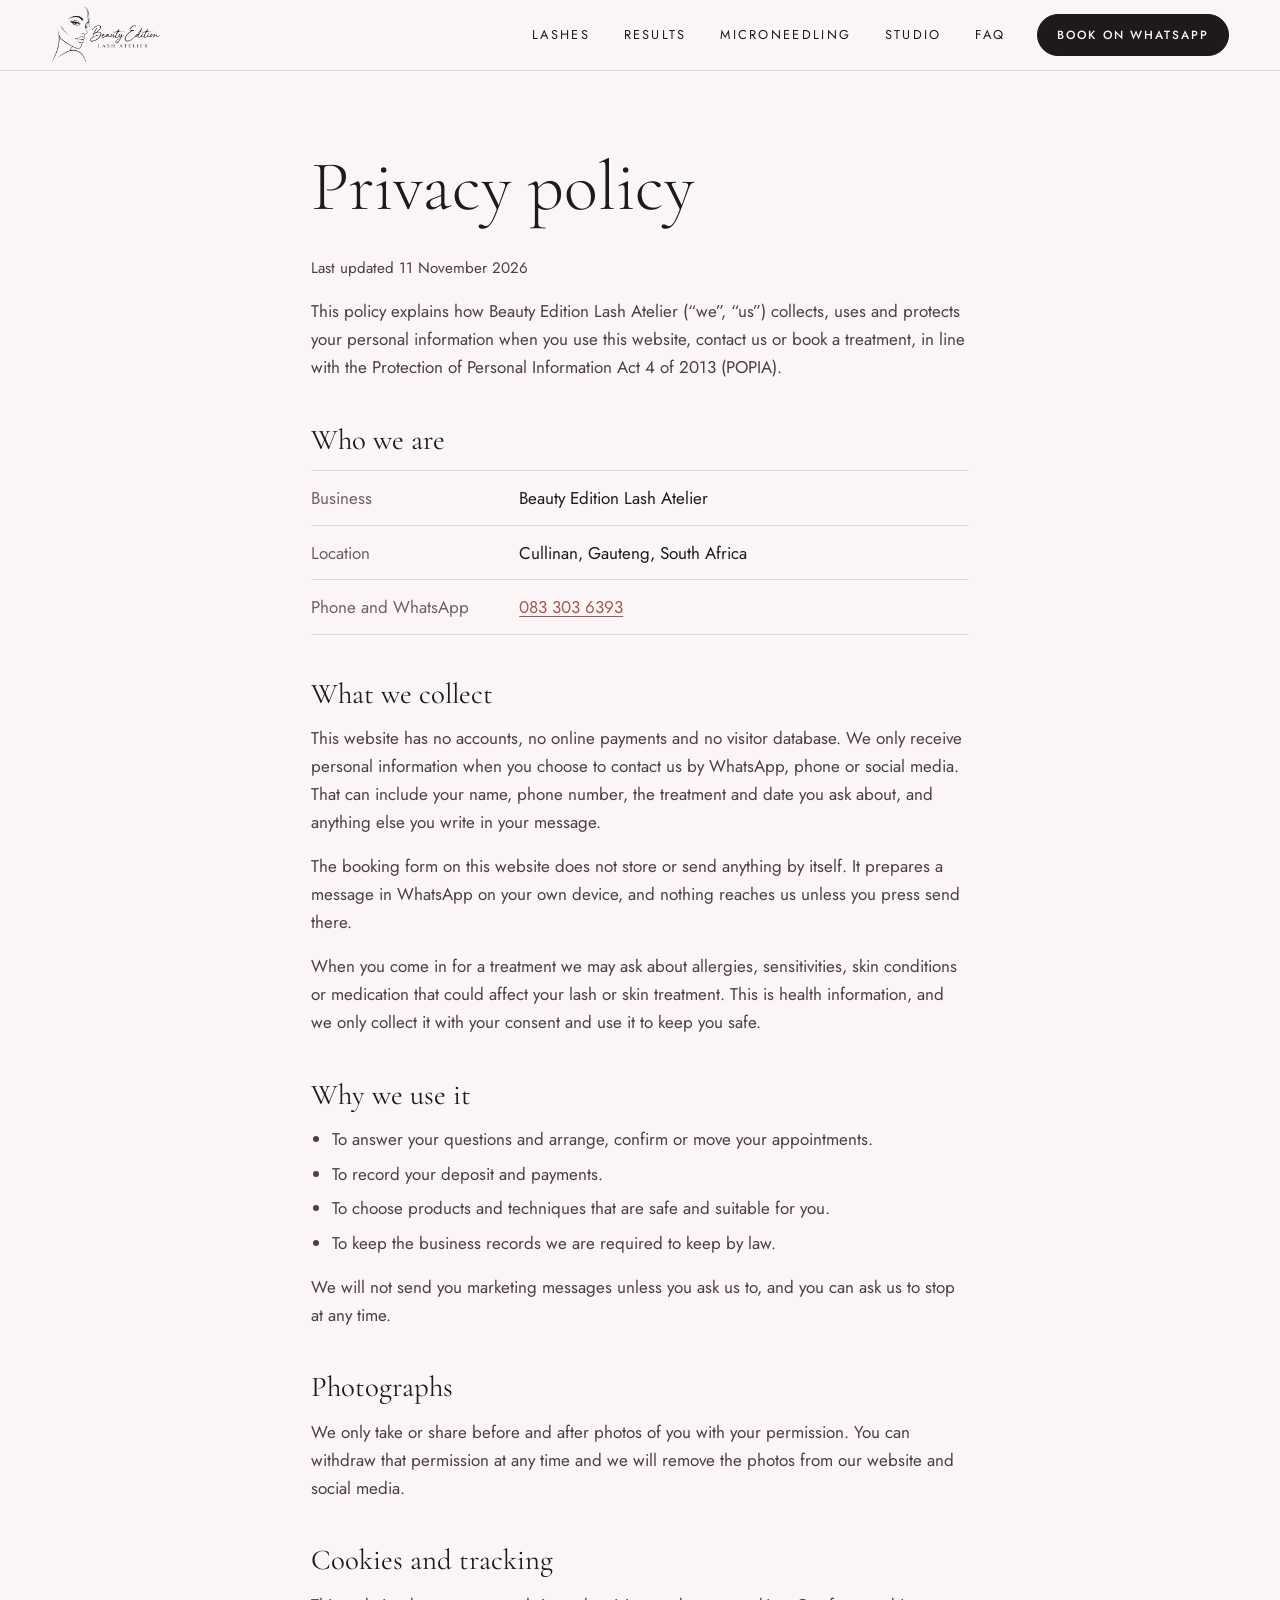
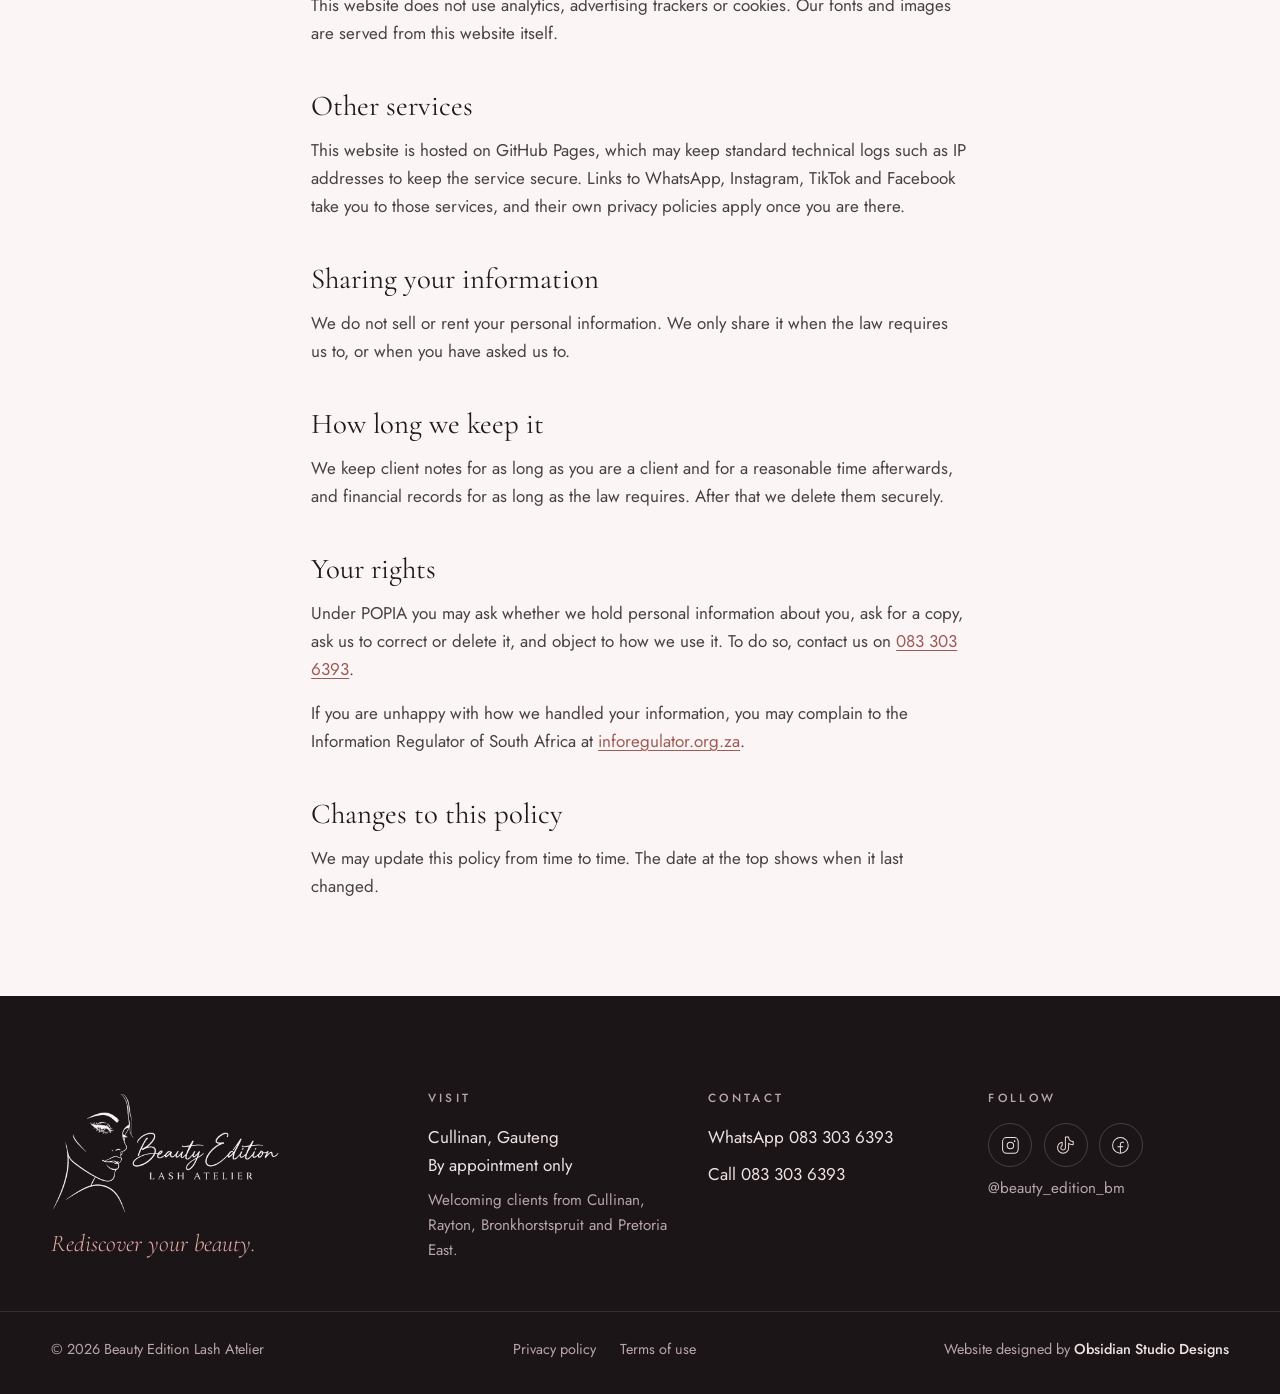
<file: privacy.html>
<!doctype html>
<html lang="en-ZA">
<head>
<meta charset="utf-8">
<meta name="viewport" content="width=device-width, initial-scale=1, viewport-fit=cover">
<script>document.documentElement.classList.add("js")</script>
<title>Privacy Policy | Beauty Edition Lash Atelier</title>
<meta name="description" content="How Beauty Edition Lash Atelier collects, uses and protects your personal information under POPIA.">
<link rel="canonical" href="https://obsidianstudiodesigns.github.io/Beauty-Edition/privacy.html">
<meta name="robots" content="index,follow,max-image-preview:large">
<meta name="color-scheme" content="light dark">
<meta name="theme-color" content="#fbf6f5" media="(prefers-color-scheme: light)">
<meta name="theme-color" content="#151113" media="(prefers-color-scheme: dark)">
<meta name="author" content="Beauty Edition Lash Atelier">
<meta name="geo.region" content="ZA-GP">
<meta name="geo.placename" content="Cullinan">
<meta property="og:type" content="website">
<meta property="og:site_name" content="𝓑𝓮𝓪𝓾𝓽𝔂 𝓔𝓭𝓲𝓽𝓲𝓸𝓷">
<meta property="og:locale" content="en_ZA">
<meta property="og:title" content="Privacy Policy | Beauty Edition Lash Atelier">
<meta property="og:description" content="How Beauty Edition Lash Atelier collects, uses and protects your personal information under POPIA.">
<meta property="og:url" content="https://obsidianstudiodesigns.github.io/Beauty-Edition/privacy.html">
<meta property="og:image" content="https://obsidianstudiodesigns.github.io/Beauty-Edition/assets/img/og/home.jpg">
<meta property="og:image:secure_url" content="https://obsidianstudiodesigns.github.io/Beauty-Edition/assets/img/og/home.jpg">
<meta property="og:image:type" content="image/jpeg">
<meta property="og:image:width" content="1200">
<meta property="og:image:height" content="630">
<meta property="og:image:alt" content="Beauty Edition Lash Atelier, lash extensions in Cullinan">
<meta name="twitter:card" content="summary_large_image">
<meta name="twitter:title" content="Privacy Policy | Beauty Edition Lash Atelier">
<meta name="twitter:description" content="How Beauty Edition Lash Atelier collects, uses and protects your personal information under POPIA.">
<meta name="twitter:image" content="https://obsidianstudiodesigns.github.io/Beauty-Edition/assets/img/og/home.jpg">
<link rel="icon" href="favicon.ico" sizes="any">
<link rel="icon" type="image/png" sizes="32x32" href="favicon-32.png">
<link rel="icon" type="image/png" sizes="96x96" href="favicon-96.png">
<link rel="icon" type="image/png" sizes="192x192" href="icon-192.png">
<link rel="apple-touch-icon" href="apple-touch-icon.png">
<link rel="manifest" href="site.webmanifest">
<link rel="preload" href="assets/fonts/CormorantGaramond-normal.woff2" as="font" type="font/woff2" crossorigin>
<link rel="preload" href="assets/fonts/Jost-normal.woff2" as="font" type="font/woff2" crossorigin>
<link rel="stylesheet" href="assets/css/style.css">
</head>
<body class="sub">
<a class="skip" href="#main">Skip to content</a>
<header class="nav" data-nav>
  <div class="nav__in">
    <a class="nav__brand" href="index.html" aria-label="Beauty Edition Lash Atelier, home"><picture class="logo"><source srcset="assets/img/brand/logo-light.webp" media="(prefers-color-scheme: dark)" width="1520" height="804"><img src="assets/img/brand/logo-ink.webp" width="1520" height="804" alt="Beauty Edition Lash Atelier logo" loading="eager" decoding="async"></picture></a>
    <nav class="nav__links" aria-label="Main"><a href="index.html#lashes">Lashes</a><a href="index.html#results">Results</a><a href="index.html#microneedling">Microneedling</a><a href="index.html#studio">Studio</a><a href="index.html#faq">FAQ</a></nav>
    <a class="btn btn--sm nav__cta" href="index.html#book">Book on WhatsApp</a>
    <button class="nav__menu" type="button" aria-expanded="false" aria-controls="sheet" data-menu>
      <span class="sr">Menu</span><svg class="i i--open" viewBox="0 0 256 256" fill="currentColor" aria-hidden="true" focusable="false"><path d="M222,128a6,6,0,0,1-6,6H40a6,6,0,0,1,0-12H216A6,6,0,0,1,222,128ZM40,70H216a6,6,0,0,0,0-12H40a6,6,0,0,0,0,12ZM216,186H40a6,6,0,0,0,0,12H216a6,6,0,0,0,0-12Z"/></svg><svg class="i i--close" viewBox="0 0 256 256" fill="currentColor" aria-hidden="true" focusable="false"><path d="M204.24,195.76a6,6,0,1,1-8.48,8.48L128,136.49,60.24,204.24a6,6,0,0,1-8.48-8.48L119.51,128,51.76,60.24a6,6,0,0,1,8.48-8.48L128,119.51l67.76-67.75a6,6,0,0,1,8.48,8.48L136.49,128Z"/></svg>
    </button>
  </div>
</header>
<div class="sheet" id="sheet" data-sheet hidden>
  <nav aria-label="Mobile"><a href="index.html#lashes">Lashes</a><a href="index.html#results">Results</a><a href="index.html#microneedling">Microneedling</a><a href="index.html#studio">Studio</a><a href="index.html#faq">FAQ</a></nav>
  <a class="btn" href="index.html#book"><svg class="i" viewBox="0 0 256 256" fill="currentColor" aria-hidden="true" focusable="false"><path d="M186.68,146.63l-32-16a6,6,0,0,0-6,.38L133,141.46A42.49,42.49,0,0,1,114.54,123L125,107.33a6,6,0,0,0,.38-6l-16-32A6,6,0,0,0,104,66a38,38,0,0,0-38,38,86.1,86.1,0,0,0,86,86,38,38,0,0,0,38-38A6,6,0,0,0,186.68,146.63ZM152,178a74.09,74.09,0,0,1-74-74,26,26,0,0,1,22.42-25.75l12.66,25.32-10.39,15.58a6,6,0,0,0-.54,5.63,54.43,54.43,0,0,0,29.07,29.07,6,6,0,0,0,5.63-.54l15.58-10.39,25.32,12.66A26,26,0,0,1,152,178ZM128,26A102,102,0,0,0,38.35,176.69L26.73,211.56a14,14,0,0,0,17.71,17.71l34.87-11.62A102,102,0,1,0,128,26Zm0,192a90,90,0,0,1-45.06-12.08,6.09,6.09,0,0,0-3-.81,6.2,6.2,0,0,0-1.9.31L40.65,217.88a2,2,0,0,1-2.53-2.53L50.58,178a6,6,0,0,0-.5-4.91A90,90,0,1,1,128,218Z"/></svg>Book on WhatsApp</a>
  <p class="sheet__meta"><a href="tel:+27833036393">083 303 6393</a><span>Cullinan, Gauteng</span></p>
</div>
<main id="main" class="legal">
<h1>Privacy policy</h1>
<p class="legal__date">Last updated 11 November 2026</p>

<p>This policy explains how Beauty Edition Lash Atelier (&ldquo;we&rdquo;, &ldquo;us&rdquo;) collects, uses and protects your personal information when you use this website, contact us or book a treatment, in line with the Protection of Personal Information Act 4 of 2013 (POPIA).</p>
<h2>Who we are</h2>
<dl class="facts">
  <div><dt>Business</dt><dd>Beauty Edition Lash Atelier</dd></div>
  <div><dt>Location</dt><dd>Cullinan, Gauteng, South Africa</dd></div>
  <div><dt>Phone and WhatsApp</dt><dd><a href="tel:+27833036393">083 303 6393</a></dd></div>
  
</dl>
<h2>What we collect</h2>
<p>This website has no accounts, no online payments and no visitor database. We only receive personal information when you choose to contact us by WhatsApp, phone or social media. That can include your name, phone number, the treatment and date you ask about, and anything else you write in your message.</p>
<p>The booking form on this website does not store or send anything by itself. It prepares a message in WhatsApp on your own device, and nothing reaches us unless you press send there.</p>
<p>When you come in for a treatment we may ask about allergies, sensitivities, skin conditions or medication that could affect your lash or skin treatment. This is health information, and we only collect it with your consent and use it to keep you safe.</p>
<h2>Why we use it</h2>
<ul>
  <li>To answer your questions and arrange, confirm or move your appointments.</li>
  <li>To record your deposit and payments.</li>
  <li>To choose products and techniques that are safe and suitable for you.</li>
  <li>To keep the business records we are required to keep by law.</li>
</ul>
<p>We will not send you marketing messages unless you ask us to, and you can ask us to stop at any time.</p>
<h2>Photographs</h2>
<p>We only take or share before and after photos of you with your permission. You can withdraw that permission at any time and we will remove the photos from our website and social media.</p>
<h2>Cookies and tracking</h2>
<p>This website does not use analytics, advertising trackers or cookies. Our fonts and images are served from this website itself.</p>
<h2>Other services</h2>
<p>This website is hosted on GitHub Pages, which may keep standard technical logs such as IP addresses to keep the service secure. Links to WhatsApp, Instagram, TikTok and Facebook take you to those services, and their own privacy policies apply once you are there.</p>
<h2>Sharing your information</h2>
<p>We do not sell or rent your personal information. We only share it when the law requires us to, or when you have asked us to.</p>
<h2>How long we keep it</h2>
<p>We keep client notes for as long as you are a client and for a reasonable time afterwards, and financial records for as long as the law requires. After that we delete them securely.</p>
<h2>Your rights</h2>
<p>Under POPIA you may ask whether we hold personal information about you, ask for a copy, ask us to correct or delete it, and object to how we use it. To do so, contact us on <a href="tel:+27833036393">083 303 6393</a>.</p>
<p>If you are unhappy with how we handled your information, you may complain to the Information Regulator of South Africa at <a href="https://inforegulator.org.za/" target="_blank" rel="noopener">inforegulator.org.za</a>.</p>
<h2>Changes to this policy</h2>
<p>We may update this policy from time to time. The date at the top shows when it last changed.</p>

</main>
<footer class="foot">
  <div class="foot__in">
    <div class="foot__brand">
      <img class="foot__logo" src="assets/img/brand/logo-light.webp" width="1520" height="804" alt="Beauty Edition Lash Atelier logo" loading="lazy" decoding="async">
      <p class="foot__tag">Rediscover your beauty.</p>
    </div>
    <div class="foot__col">
      <h2>Visit</h2>
      <p>Cullinan, Gauteng<br>By appointment only</p>
      <p class="foot__soft">Welcoming clients from Cullinan, Rayton, Bronkhorstspruit and Pretoria East.</p>
    </div>
    <div class="foot__col">
      <h2>Contact</h2>
      <p><a href="https://wa.me/27833036393" target="_blank" rel="noopener">WhatsApp 083 303 6393</a></p>
      <p><a href="tel:+27833036393">Call 083 303 6393</a></p>
      
    </div>
    <div class="foot__col">
      <h2>Follow</h2>
      <p class="foot__social">
        <a href="https://www.instagram.com/beauty_edition_bm/" target="_blank" rel="noopener" aria-label="Instagram"><svg class="i" viewBox="0 0 256 256" fill="currentColor" aria-hidden="true" focusable="false"><path d="M128,82a46,46,0,1,0,46,46A46.06,46.06,0,0,0,128,82Zm0,80a34,34,0,1,1,34-34A34,34,0,0,1,128,162ZM176,26H80A54.06,54.06,0,0,0,26,80v96a54.06,54.06,0,0,0,54,54h96a54.06,54.06,0,0,0,54-54V80A54.06,54.06,0,0,0,176,26Zm42,150a42,42,0,0,1-42,42H80a42,42,0,0,1-42-42V80A42,42,0,0,1,80,38h96a42,42,0,0,1,42,42ZM190,76a10,10,0,1,1-10-10A10,10,0,0,1,190,76Z"/></svg></a>
        <a href="https://www.tiktok.com/@beautyedition01" target="_blank" rel="noopener" aria-label="TikTok"><svg class="i" viewBox="0 0 256 256" fill="currentColor" aria-hidden="true" focusable="false"><path d="M224,74a50.06,50.06,0,0,1-50-50,6,6,0,0,0-6-6H128a6,6,0,0,0-6,6V156a22,22,0,1,1-31.43-19.89A6,6,0,0,0,94,130.69V88a6,6,0,0,0-7-5.91C52.2,88.28,26,120.05,26,156a74,74,0,0,0,148,0V112.93A101.28,101.28,0,0,0,224,126a6,6,0,0,0,6-6V80A6,6,0,0,0,224,74Zm-6,39.8a89.13,89.13,0,0,1-46.5-16.69A6,6,0,0,0,162,102v54a62,62,0,0,1-124,0c0-27.72,18.47-52.48,44-60.38v31.53A34,34,0,1,0,134,156V30h28.29A62.09,62.09,0,0,0,218,85.71Z"/></svg></a>
        <a href="https://www.facebook.com/profile.php?id=61577019053193" target="_blank" rel="noopener" aria-label="Facebook"><svg class="i" viewBox="0 0 256 256" fill="currentColor" aria-hidden="true" focusable="false"><path d="M128,26A102,102,0,1,0,230,128,102.12,102.12,0,0,0,128,26Zm6,191.8V150h26a6,6,0,0,0,0-12H134V112a18,18,0,0,1,18-18h16a6,6,0,0,0,0-12H152a30,30,0,0,0-30,30v26H96a6,6,0,0,0,0,12h26v67.8a90,90,0,1,1,12,0Z"/></svg></a>
      </p>
      <p class="foot__soft">@beauty_edition_bm</p>
    </div>
  </div>
  <div class="foot__end">
    <span>&copy; 2026 Beauty Edition Lash Atelier</span>
    <span class="foot__legal"><a href="privacy.html">Privacy policy</a><a href="terms.html">Terms of use</a></span>
    <a class="foot__credit" href="https://obsidianstudiodesigns.co.za/" target="_blank" rel="noopener">Website designed by <strong>Obsidian Studio Designs</strong></a>
  </div>
</footer>
<script src="assets/js/main.js" defer></script>
</body>
</html>
</file>
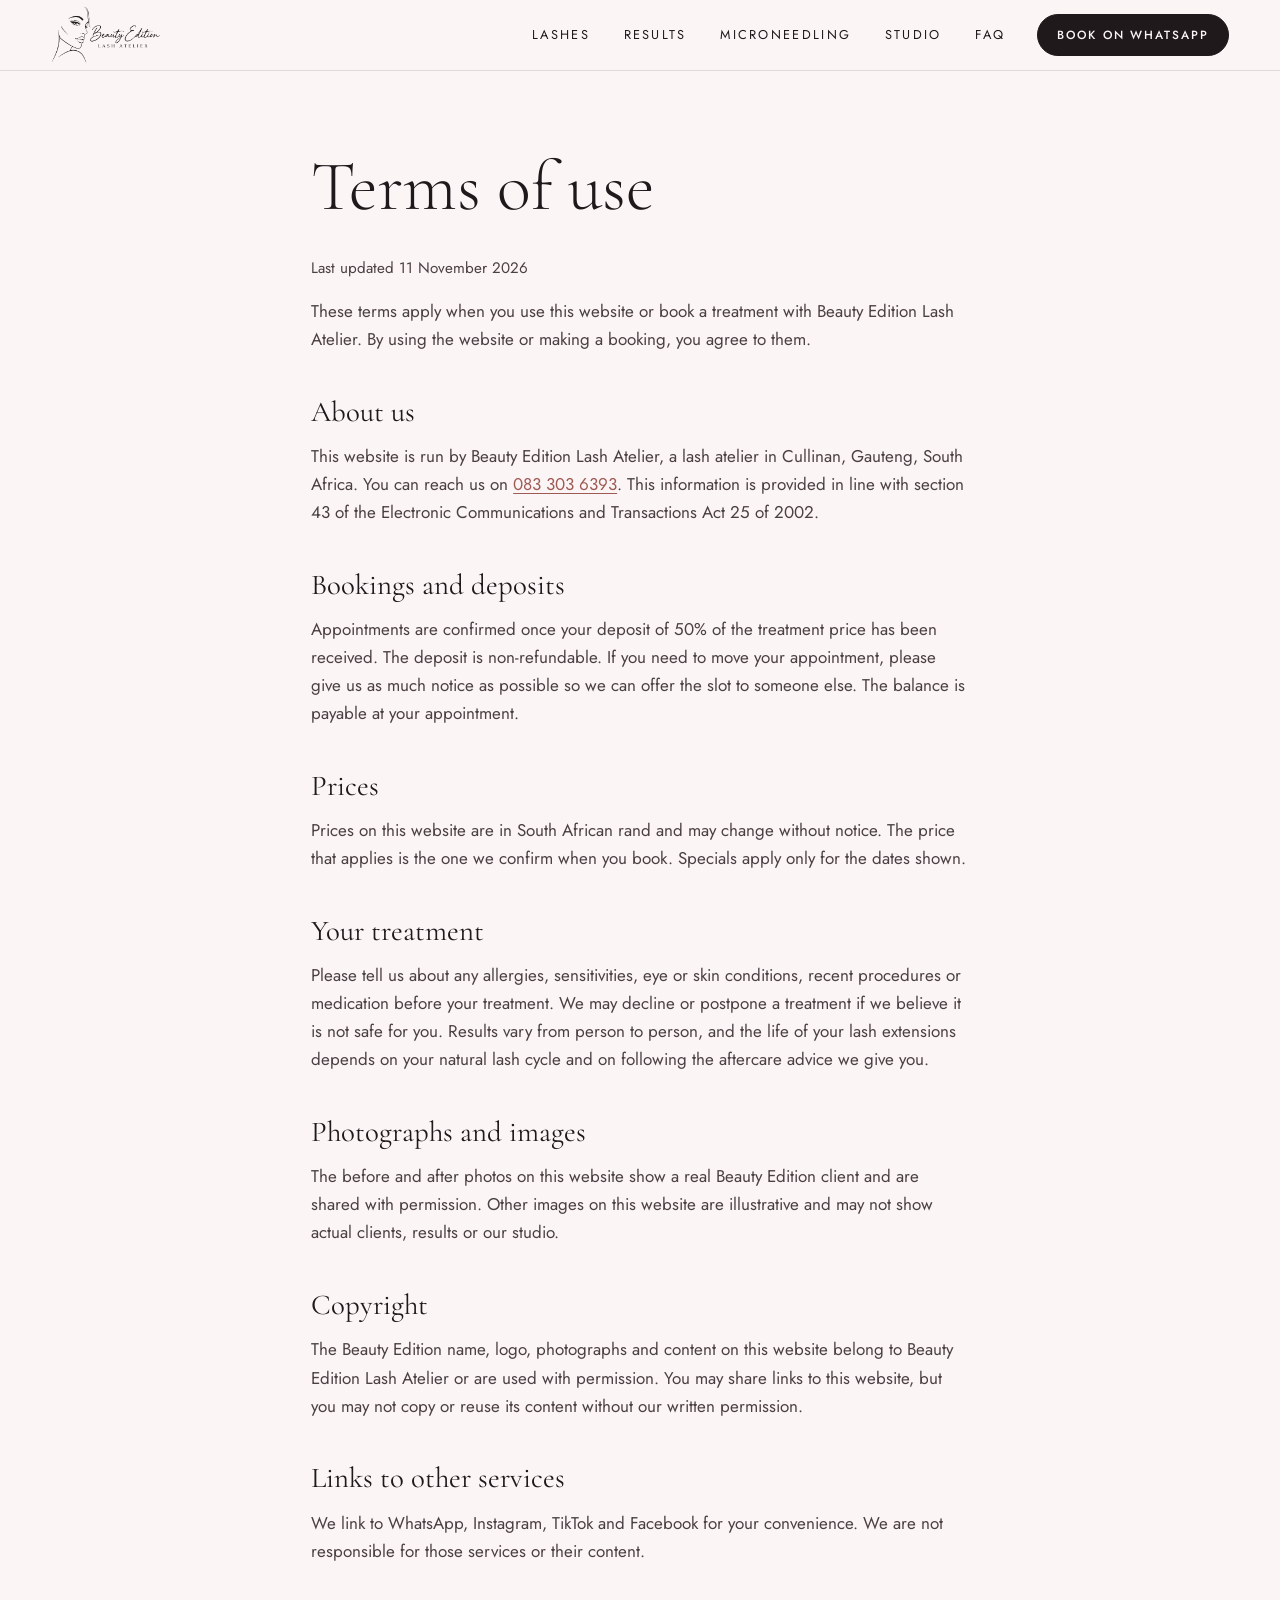
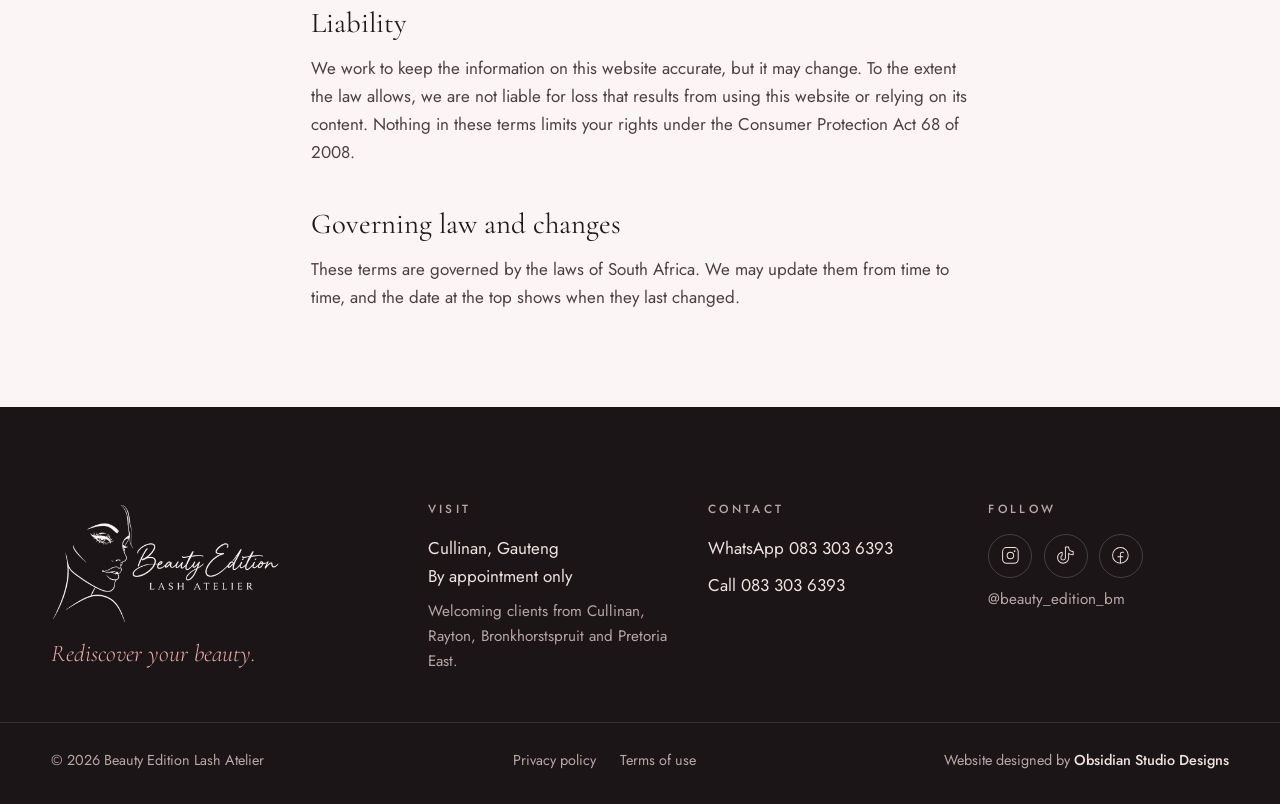
<file: terms.html>
<!doctype html>
<html lang="en-ZA">
<head>
<meta charset="utf-8">
<meta name="viewport" content="width=device-width, initial-scale=1, viewport-fit=cover">
<script>document.documentElement.classList.add("js")</script>
<title>Terms of Use | Beauty Edition Lash Atelier</title>
<meta name="description" content="Booking, deposit and website terms for Beauty Edition Lash Atelier in Cullinan.">
<link rel="canonical" href="https://obsidianstudiodesigns.github.io/Beauty-Edition/terms.html">
<meta name="robots" content="index,follow,max-image-preview:large">
<meta name="color-scheme" content="light dark">
<meta name="theme-color" content="#fbf6f5" media="(prefers-color-scheme: light)">
<meta name="theme-color" content="#151113" media="(prefers-color-scheme: dark)">
<meta name="author" content="Beauty Edition Lash Atelier">
<meta name="geo.region" content="ZA-GP">
<meta name="geo.placename" content="Cullinan">
<meta property="og:type" content="website">
<meta property="og:site_name" content="𝓑𝓮𝓪𝓾𝓽𝔂 𝓔𝓭𝓲𝓽𝓲𝓸𝓷">
<meta property="og:locale" content="en_ZA">
<meta property="og:title" content="Terms of Use | Beauty Edition Lash Atelier">
<meta property="og:description" content="Booking, deposit and website terms for Beauty Edition Lash Atelier in Cullinan.">
<meta property="og:url" content="https://obsidianstudiodesigns.github.io/Beauty-Edition/terms.html">
<meta property="og:image" content="https://obsidianstudiodesigns.github.io/Beauty-Edition/assets/img/og/home.jpg">
<meta property="og:image:secure_url" content="https://obsidianstudiodesigns.github.io/Beauty-Edition/assets/img/og/home.jpg">
<meta property="og:image:type" content="image/jpeg">
<meta property="og:image:width" content="1200">
<meta property="og:image:height" content="630">
<meta property="og:image:alt" content="Beauty Edition Lash Atelier, lash extensions in Cullinan">
<meta name="twitter:card" content="summary_large_image">
<meta name="twitter:title" content="Terms of Use | Beauty Edition Lash Atelier">
<meta name="twitter:description" content="Booking, deposit and website terms for Beauty Edition Lash Atelier in Cullinan.">
<meta name="twitter:image" content="https://obsidianstudiodesigns.github.io/Beauty-Edition/assets/img/og/home.jpg">
<link rel="icon" href="favicon.ico" sizes="any">
<link rel="icon" type="image/png" sizes="32x32" href="favicon-32.png">
<link rel="icon" type="image/png" sizes="96x96" href="favicon-96.png">
<link rel="icon" type="image/png" sizes="192x192" href="icon-192.png">
<link rel="apple-touch-icon" href="apple-touch-icon.png">
<link rel="manifest" href="site.webmanifest">
<link rel="preload" href="assets/fonts/CormorantGaramond-normal.woff2" as="font" type="font/woff2" crossorigin>
<link rel="preload" href="assets/fonts/Jost-normal.woff2" as="font" type="font/woff2" crossorigin>
<link rel="stylesheet" href="assets/css/style.css">
</head>
<body class="sub">
<a class="skip" href="#main">Skip to content</a>
<header class="nav" data-nav>
  <div class="nav__in">
    <a class="nav__brand" href="index.html" aria-label="Beauty Edition Lash Atelier, home"><picture class="logo"><source srcset="assets/img/brand/logo-light.webp" media="(prefers-color-scheme: dark)" width="1520" height="804"><img src="assets/img/brand/logo-ink.webp" width="1520" height="804" alt="Beauty Edition Lash Atelier logo" loading="eager" decoding="async"></picture></a>
    <nav class="nav__links" aria-label="Main"><a href="index.html#lashes">Lashes</a><a href="index.html#results">Results</a><a href="index.html#microneedling">Microneedling</a><a href="index.html#studio">Studio</a><a href="index.html#faq">FAQ</a></nav>
    <a class="btn btn--sm nav__cta" href="index.html#book">Book on WhatsApp</a>
    <button class="nav__menu" type="button" aria-expanded="false" aria-controls="sheet" data-menu>
      <span class="sr">Menu</span><svg class="i i--open" viewBox="0 0 256 256" fill="currentColor" aria-hidden="true" focusable="false"><path d="M222,128a6,6,0,0,1-6,6H40a6,6,0,0,1,0-12H216A6,6,0,0,1,222,128ZM40,70H216a6,6,0,0,0,0-12H40a6,6,0,0,0,0,12ZM216,186H40a6,6,0,0,0,0,12H216a6,6,0,0,0,0-12Z"/></svg><svg class="i i--close" viewBox="0 0 256 256" fill="currentColor" aria-hidden="true" focusable="false"><path d="M204.24,195.76a6,6,0,1,1-8.48,8.48L128,136.49,60.24,204.24a6,6,0,0,1-8.48-8.48L119.51,128,51.76,60.24a6,6,0,0,1,8.48-8.48L128,119.51l67.76-67.75a6,6,0,0,1,8.48,8.48L136.49,128Z"/></svg>
    </button>
  </div>
</header>
<div class="sheet" id="sheet" data-sheet hidden>
  <nav aria-label="Mobile"><a href="index.html#lashes">Lashes</a><a href="index.html#results">Results</a><a href="index.html#microneedling">Microneedling</a><a href="index.html#studio">Studio</a><a href="index.html#faq">FAQ</a></nav>
  <a class="btn" href="index.html#book"><svg class="i" viewBox="0 0 256 256" fill="currentColor" aria-hidden="true" focusable="false"><path d="M186.68,146.63l-32-16a6,6,0,0,0-6,.38L133,141.46A42.49,42.49,0,0,1,114.54,123L125,107.33a6,6,0,0,0,.38-6l-16-32A6,6,0,0,0,104,66a38,38,0,0,0-38,38,86.1,86.1,0,0,0,86,86,38,38,0,0,0,38-38A6,6,0,0,0,186.68,146.63ZM152,178a74.09,74.09,0,0,1-74-74,26,26,0,0,1,22.42-25.75l12.66,25.32-10.39,15.58a6,6,0,0,0-.54,5.63,54.43,54.43,0,0,0,29.07,29.07,6,6,0,0,0,5.63-.54l15.58-10.39,25.32,12.66A26,26,0,0,1,152,178ZM128,26A102,102,0,0,0,38.35,176.69L26.73,211.56a14,14,0,0,0,17.71,17.71l34.87-11.62A102,102,0,1,0,128,26Zm0,192a90,90,0,0,1-45.06-12.08,6.09,6.09,0,0,0-3-.81,6.2,6.2,0,0,0-1.9.31L40.65,217.88a2,2,0,0,1-2.53-2.53L50.58,178a6,6,0,0,0-.5-4.91A90,90,0,1,1,128,218Z"/></svg>Book on WhatsApp</a>
  <p class="sheet__meta"><a href="tel:+27833036393">083 303 6393</a><span>Cullinan, Gauteng</span></p>
</div>
<main id="main" class="legal">
<h1>Terms of use</h1>
<p class="legal__date">Last updated 11 November 2026</p>

<p>These terms apply when you use this website or book a treatment with Beauty Edition Lash Atelier. By using the website or making a booking, you agree to them.</p>
<h2>About us</h2>
<p>This website is run by Beauty Edition Lash Atelier, a lash atelier in Cullinan, Gauteng, South Africa. You can reach us on <a href="tel:+27833036393">083 303 6393</a>. This information is provided in line with section 43 of the Electronic Communications and Transactions Act 25 of 2002.</p>
<h2>Bookings and deposits</h2>
<p>Appointments are confirmed once your deposit of 50% of the treatment price has been received. The deposit is non-refundable. If you need to move your appointment, please give us as much notice as possible so we can offer the slot to someone else. The balance is payable at your appointment.</p>
<h2>Prices</h2>
<p>Prices on this website are in South African rand and may change without notice. The price that applies is the one we confirm when you book. Specials apply only for the dates shown.</p>
<h2>Your treatment</h2>
<p>Please tell us about any allergies, sensitivities, eye or skin conditions, recent procedures or medication before your treatment. We may decline or postpone a treatment if we believe it is not safe for you. Results vary from person to person, and the life of your lash extensions depends on your natural lash cycle and on following the aftercare advice we give you.</p>
<h2>Photographs and images</h2>
<p>The before and after photos on this website show a real Beauty Edition client and are shared with permission. Other images on this website are illustrative and may not show actual clients, results or our studio.</p>
<h2>Copyright</h2>
<p>The Beauty Edition name, logo, photographs and content on this website belong to Beauty Edition Lash Atelier or are used with permission. You may share links to this website, but you may not copy or reuse its content without our written permission.</p>
<h2>Links to other services</h2>
<p>We link to WhatsApp, Instagram, TikTok and Facebook for your convenience. We are not responsible for those services or their content.</p>
<h2>Liability</h2>
<p>We work to keep the information on this website accurate, but it may change. To the extent the law allows, we are not liable for loss that results from using this website or relying on its content. Nothing in these terms limits your rights under the Consumer Protection Act 68 of 2008.</p>
<h2>Governing law and changes</h2>
<p>These terms are governed by the laws of South Africa. We may update them from time to time, and the date at the top shows when they last changed.</p>

</main>
<footer class="foot">
  <div class="foot__in">
    <div class="foot__brand">
      <img class="foot__logo" src="assets/img/brand/logo-light.webp" width="1520" height="804" alt="Beauty Edition Lash Atelier logo" loading="lazy" decoding="async">
      <p class="foot__tag">Rediscover your beauty.</p>
    </div>
    <div class="foot__col">
      <h2>Visit</h2>
      <p>Cullinan, Gauteng<br>By appointment only</p>
      <p class="foot__soft">Welcoming clients from Cullinan, Rayton, Bronkhorstspruit and Pretoria East.</p>
    </div>
    <div class="foot__col">
      <h2>Contact</h2>
      <p><a href="https://wa.me/27833036393" target="_blank" rel="noopener">WhatsApp 083 303 6393</a></p>
      <p><a href="tel:+27833036393">Call 083 303 6393</a></p>
      
    </div>
    <div class="foot__col">
      <h2>Follow</h2>
      <p class="foot__social">
        <a href="https://www.instagram.com/beauty_edition_bm/" target="_blank" rel="noopener" aria-label="Instagram"><svg class="i" viewBox="0 0 256 256" fill="currentColor" aria-hidden="true" focusable="false"><path d="M128,82a46,46,0,1,0,46,46A46.06,46.06,0,0,0,128,82Zm0,80a34,34,0,1,1,34-34A34,34,0,0,1,128,162ZM176,26H80A54.06,54.06,0,0,0,26,80v96a54.06,54.06,0,0,0,54,54h96a54.06,54.06,0,0,0,54-54V80A54.06,54.06,0,0,0,176,26Zm42,150a42,42,0,0,1-42,42H80a42,42,0,0,1-42-42V80A42,42,0,0,1,80,38h96a42,42,0,0,1,42,42ZM190,76a10,10,0,1,1-10-10A10,10,0,0,1,190,76Z"/></svg></a>
        <a href="https://www.tiktok.com/@beautyedition01" target="_blank" rel="noopener" aria-label="TikTok"><svg class="i" viewBox="0 0 256 256" fill="currentColor" aria-hidden="true" focusable="false"><path d="M224,74a50.06,50.06,0,0,1-50-50,6,6,0,0,0-6-6H128a6,6,0,0,0-6,6V156a22,22,0,1,1-31.43-19.89A6,6,0,0,0,94,130.69V88a6,6,0,0,0-7-5.91C52.2,88.28,26,120.05,26,156a74,74,0,0,0,148,0V112.93A101.28,101.28,0,0,0,224,126a6,6,0,0,0,6-6V80A6,6,0,0,0,224,74Zm-6,39.8a89.13,89.13,0,0,1-46.5-16.69A6,6,0,0,0,162,102v54a62,62,0,0,1-124,0c0-27.72,18.47-52.48,44-60.38v31.53A34,34,0,1,0,134,156V30h28.29A62.09,62.09,0,0,0,218,85.71Z"/></svg></a>
        <a href="https://www.facebook.com/profile.php?id=61577019053193" target="_blank" rel="noopener" aria-label="Facebook"><svg class="i" viewBox="0 0 256 256" fill="currentColor" aria-hidden="true" focusable="false"><path d="M128,26A102,102,0,1,0,230,128,102.12,102.12,0,0,0,128,26Zm6,191.8V150h26a6,6,0,0,0,0-12H134V112a18,18,0,0,1,18-18h16a6,6,0,0,0,0-12H152a30,30,0,0,0-30,30v26H96a6,6,0,0,0,0,12h26v67.8a90,90,0,1,1,12,0Z"/></svg></a>
      </p>
      <p class="foot__soft">@beauty_edition_bm</p>
    </div>
  </div>
  <div class="foot__end">
    <span>&copy; 2026 Beauty Edition Lash Atelier</span>
    <span class="foot__legal"><a href="privacy.html">Privacy policy</a><a href="terms.html">Terms of use</a></span>
    <a class="foot__credit" href="https://obsidianstudiodesigns.co.za/" target="_blank" rel="noopener">Website designed by <strong>Obsidian Studio Designs</strong></a>
  </div>
</footer>
<script src="assets/js/main.js" defer></script>
</body>
</html>
</file>
<file: assets/css/style.css>
/* Beauty Edition Lash Atelier
   Shape rule: buttons are full pills, portrait photos are arch-topped, landscape photos are square-cornered. */

@font-face { font-family: "Cormorant"; src: url("../fonts/CormorantGaramond-normal.woff2") format("woff2"); font-weight: 300 700; font-style: normal; font-display: swap; }
@font-face { font-family: "Cormorant"; src: url("../fonts/CormorantGaramond-italic.woff2") format("woff2"); font-weight: 300 700; font-style: italic; font-display: swap; }
@font-face { font-family: "Jost"; src: url("../fonts/Jost-normal.woff2") format("woff2"); font-weight: 300 600; font-style: normal; font-display: swap; }

:root {
  --bg: #fbf6f5;
  --bg-2: #f5e9e7;
  --bg-3: #efdcd9;
  --ink: #1f191c;
  --ink-2: #4b4044;
  --muted: #6e6064;
  --rose: #a05a56;
  --blush: #e8c6c2;
  --line: rgb(31 25 28 / .12);
  --card: #fffdfc;
  --scrim: rgb(251 246 245 / 0);
  --shadow: 0 30px 60px -30px rgb(120 70 70 / .35);
  --serif: "Cormorant", "Cormorant Garamond", Georgia, serif;
  --sans: "Jost", "Segoe UI", system-ui, sans-serif;
  --ease: cubic-bezier(.16, 1, .3, 1);
  --pad: clamp(1rem, 4vw, 3.5rem);
  --max: 1320px;
  color-scheme: light;
}
@media (prefers-color-scheme: dark) {
  :root {
    --bg: #151113;
    --bg-2: #1d1719;
    --bg-3: #261e21;
    --ink: #f7edec;
    --ink-2: #dccbcc;
    --muted: #b6a4a6;
    --rose: #e6aca6;
    --blush: #4a3336;
    --line: rgb(247 237 236 / .14);
    --card: #1d1719;
    --scrim: rgb(21 17 19 / .9);
    --shadow: 0 30px 60px -30px rgb(0 0 0 / .7);
    color-scheme: dark;
  }
}

*, *::before, *::after { box-sizing: border-box; }
html { -webkit-text-size-adjust: 100%; scroll-behavior: smooth; scroll-padding-top: 84px; }
body {
  margin: 0; background: var(--bg); color: var(--ink);
  font: 400 1.0625rem/1.65 var(--sans);
  -webkit-font-smoothing: antialiased; text-rendering: optimizeLegibility;
  overflow-x: hidden;
}
img { display: block; max-width: 100%; height: auto; }
a { color: inherit; }
h1, h2, h3 { margin: 0; font-weight: 400; }
p { margin: 0; }
ul, ol { margin: 0; padding: 0; list-style: none; }
figure { margin: 0; }
button, input, select, textarea { font: inherit; color: inherit; }
::selection { background: var(--blush); color: var(--ink); }
:focus-visible { outline: 2px solid var(--rose); outline-offset: 3px; border-radius: 4px; }
.sr { position: absolute; width: 1px; height: 1px; overflow: hidden; clip: rect(0 0 0 0); white-space: nowrap; }
.skip { position: absolute; left: 1rem; top: -4rem; z-index: 100; background: var(--ink); color: var(--bg); padding: .6rem 1rem; border-radius: 99px; text-decoration: none; }
.skip:focus { top: 1rem; }
.i { width: 1.25em; height: 1.25em; flex: none; }

/* type */
.h2 { font: 300 clamp(2.4rem, 4.6vw, 3.9rem)/1.05 var(--serif); letter-spacing: -.01em; }
.h2 em, .statement em, .hero__h em { font-style: italic; color: var(--rose); }
.eyebrow { font: 500 .78rem/1 var(--sans); letter-spacing: .32em; text-transform: uppercase; color: var(--rose); margin-bottom: 1.1rem; }
.lede { color: var(--ink-2); font-size: 1.125rem; max-width: 52ch; }

/* buttons */
.btn {
  display: inline-flex; align-items: center; justify-content: center; gap: .6rem;
  min-height: 52px; padding: 0 1.7rem; border-radius: 999px; border: 1px solid var(--ink);
  background: var(--ink); color: var(--bg); text-decoration: none; white-space: nowrap;
  font: 500 .82rem/1 var(--sans); letter-spacing: .16em; text-transform: uppercase; cursor: pointer;
  transition: transform .5s var(--ease), background-color .3s, color .3s, box-shadow .5s var(--ease);
}
.btn .i { width: 1.2rem; height: 1.2rem; }
.btn:hover { transform: translateY(-2px); box-shadow: 0 14px 30px -14px rgb(31 25 28 / .55); }
.btn:active { transform: translateY(0) scale(.98); }
.btn--sm { min-height: 42px; padding: 0 1.2rem; font-size: .74rem; }
.btn--line { background: transparent; color: var(--ink); }
.btn--line:hover { background: var(--ink); color: var(--bg); }
.btn--block { width: 100%; }
.link {
  display: inline-flex; align-items: center; gap: .5rem; text-decoration: none;
  font: 500 .82rem/1 var(--sans); letter-spacing: .16em; text-transform: uppercase;
  padding: .9rem 0; border-bottom: 1px solid currentColor;
}
.link .i { transition: transform .5s var(--ease); }
.link:hover .i { transform: translateX(4px); }

/* nav */
.nav { position: fixed; inset: 0 0 auto; z-index: 50; transition: background-color .4s, box-shadow .4s, backdrop-filter .4s; }
.nav__in { max-width: var(--max); margin: 0 auto; padding: 0 var(--pad); height: 96px; display: flex; align-items: center; gap: 2rem; transition: height .4s var(--ease); }
.nav__brand { display: block; flex: none; }
.logo img { height: 80px; width: auto; transition: height .4s var(--ease); }
.nav__links { display: flex; gap: 2.1rem; margin-left: auto; }
.nav__links a { text-decoration: none; font: 400 .8rem/1 var(--sans); letter-spacing: .18em; text-transform: uppercase; position: relative; padding: .4rem 0; }
.nav__links a::after { content: ""; position: absolute; left: 0; right: 0; bottom: 0; height: 1px; background: currentColor; transform: scaleX(0); transform-origin: right; transition: transform .45s var(--ease); }
.nav__links a:hover::after { transform: scaleX(1); transform-origin: left; }
.nav__menu { display: none; margin-left: auto; width: 46px; height: 46px; border: 1px solid var(--line); border-radius: 50%; background: transparent; align-items: center; justify-content: center; cursor: pointer; }
.nav__menu .i { width: 1.4rem; height: 1.4rem; }
.nav__menu .i--close { display: none; }
.nav[data-open] .nav__menu .i--open { display: none; }
.nav[data-open] .nav__menu .i--close { display: block; }
.nav.is-solid, .sub .nav { background: color-mix(in srgb, var(--bg) 86%, transparent); backdrop-filter: blur(14px) saturate(140%); -webkit-backdrop-filter: blur(14px) saturate(140%); box-shadow: 0 1px 0 var(--line); }
.nav.is-solid .nav__in { height: 70px; }
.nav.is-solid .logo img { height: 58px; }
.sheet { display: none; }

/* hero */
.hero { position: relative; min-height: 100dvh; display: grid; align-items: center; overflow: hidden; isolation: isolate; }
.hero__media { position: absolute; inset: 0; z-index: -1; }
.hero__media::after { content: ""; position: absolute; inset: 0; background: linear-gradient(90deg, var(--scrim) 0%, transparent 62%); }
.hero__img { width: 100%; height: 100%; object-fit: cover; object-position: 70% 50%; }
.hero__in { width: 100%; max-width: var(--max); margin: 0 auto; padding: 96px var(--pad) 3rem; }
.hero__h { font: 300 clamp(3.6rem, 8.2vw, 7.6rem)/.98 var(--serif); letter-spacing: -.02em; max-width: 9ch; }
.hero__h .ln { display: block; padding-bottom: .06em; }
.hero__h em { padding-right: .05em; }
.hero__p { margin-top: 1.6rem; max-width: 34ch; font-size: clamp(1.05rem, 1.3vw, 1.2rem); color: var(--ink-2); }
.hero__cta { margin-top: 2.4rem; display: flex; flex-wrap: wrap; align-items: center; gap: 1rem 2rem; }

/* intro */
.intro { max-width: var(--max); margin: 0 auto; padding: clamp(5rem, 11vw, 9rem) var(--pad); display: grid; grid-template-columns: minmax(0, 5fr) minmax(0, 6fr); gap: clamp(2.5rem, 7vw, 7rem); align-items: center; }
.arch { border-radius: 999px 999px 0 0; overflow: hidden; background: var(--bg-2); }
.arch img { width: 100%; height: 100%; object-fit: cover; }
.intro__fig { aspect-ratio: 4 / 5.4; }
.statement { font: 300 clamp(2.3rem, 4.2vw, 3.7rem)/1.08 var(--serif); letter-spacing: -.01em; max-width: 16ch; }
.intro__txt .lede { margin-top: 1.8rem; }
.benefits { margin-top: 3rem; display: grid; grid-template-columns: repeat(2, minmax(0, 1fr)); gap: 1.6rem 2rem; border-top: 1px solid var(--line); padding-top: 2rem; }
.benefits li { display: flex; gap: .9rem; align-items: center; color: var(--ink-2); font-size: 1rem; }
.benefits .i { width: 1.9rem; height: 1.9rem; color: var(--rose); }

/* lash menu */
.menu { background: var(--bg-2); padding: clamp(5rem, 10vw, 8rem) var(--pad); }
.menu__head, .menu__grid, .menu__note { max-width: var(--max); margin-left: auto; margin-right: auto; }
.menu__head { margin-bottom: clamp(2.5rem, 5vw, 4rem); }
.menu__grid { display: grid; grid-template-columns: repeat(3, minmax(0, 1fr)); gap: clamp(1.25rem, 3vw, 2.5rem); align-items: start; }
.set--hybrid { margin-top: clamp(0rem, 7vw, 6rem); }
.set--volume { margin-top: clamp(0rem, 3.5vw, 3rem); }
.set__img { overflow: hidden; aspect-ratio: 4 / 5; background: var(--bg-3); }
.set__img img { width: 100%; height: 100%; object-fit: cover; transition: transform 1.2s var(--ease); }
.set:hover .set__img img { transform: scale(1.045); }
.set__body { padding-top: 1.4rem; }
.set h3 { font: 400 2.2rem/1 var(--serif); }
.set__body > p { margin-top: .7rem; color: var(--ink-2); font-size: 1rem; max-width: 36ch; }
.set__price, .set__tiers { margin-top: 1.2rem; padding-top: 1rem; border-top: 1px solid var(--line); }
.set__price { display: flex; justify-content: space-between; align-items: baseline; font: 400 .78rem/1 var(--sans); letter-spacing: .2em; text-transform: uppercase; color: var(--muted); }
.set__tiers li { display: flex; justify-content: space-between; align-items: baseline; font: 400 .78rem/1 var(--sans); letter-spacing: .2em; text-transform: uppercase; color: var(--muted); }
.set__tiers li + li { margin-top: .9rem; }
.price { display: inline-flex; gap: .6rem; align-items: baseline; }
.price__now { font: 500 1.6rem/1 var(--serif); letter-spacing: 0; color: var(--ink); text-transform: none; }
.price__was { font: 400 1.1rem/1 var(--serif); color: var(--muted); text-decoration: line-through; letter-spacing: 0; }
.price.is-bf .price__now { color: var(--rose); }
.menu__note { margin-top: clamp(2.5rem, 5vw, 4rem); color: var(--muted); font-size: .98rem; }
.bf-note { color: var(--rose); }

/* before and after */
.results { padding: clamp(5rem, 10vw, 8rem) var(--pad); text-align: center; }
.results__head { max-width: 40rem; margin: 0 auto clamp(2rem, 4vw, 3rem); }
.results__head p { margin-top: 1rem; color: var(--ink-2); }
.compare { position: relative; max-width: 860px; margin: 0 auto; aspect-ratio: 4 / 3; overflow: hidden; background: var(--bg-2); box-shadow: var(--shadow); user-select: none; -webkit-user-select: none; touch-action: pan-y; }
.compare__img { position: absolute; inset: 0; width: 100%; height: 100%; object-fit: cover; }
.compare__after { position: absolute; inset: 0; clip-path: inset(0 0 0 var(--pos)); }
.compare__line { position: absolute; top: 0; bottom: 0; left: var(--pos); width: 2px; margin-left: -1px; background: #fffdfc; pointer-events: none; }
.compare__knob { position: absolute; top: 50%; left: 50%; width: 54px; height: 54px; margin: -27px 0 0 -27px; border-radius: 50%; background: #fffdfc; color: #1f191c; display: grid; place-items: center; box-shadow: 0 8px 26px rgb(0 0 0 / .25); transition: transform .4s var(--ease); }
.compare__knob .i { width: 1.4rem; height: 1.4rem; }
.compare:hover .compare__knob, .compare__range:focus-visible ~ .compare__line .compare__knob { transform: scale(1.08); }
.compare__range { position: absolute; inset: 0; width: 100%; height: 100%; opacity: 0; margin: 0; cursor: ew-resize; touch-action: pan-y; }
.compare__range:focus-visible ~ .compare__line { box-shadow: 0 0 0 3px var(--rose); }
.compare__tag { position: absolute; top: 1.1rem; padding: .45rem .85rem; border-radius: 999px; background: rgb(31 25 28 / .55); color: #fffdfc; font: 500 .7rem/1 var(--sans); letter-spacing: .2em; text-transform: uppercase; backdrop-filter: blur(6px); pointer-events: none; }
.compare__tag--l { left: 1.1rem; }
.compare__tag--r { right: 1.1rem; }

/* microneedling */
.skin { background: linear-gradient(180deg, var(--bg) 0%, var(--bg-2) 100%); }
.skin__in { max-width: var(--max); margin: 0 auto; padding: clamp(5rem, 10vw, 8rem) var(--pad); display: grid; grid-template-columns: minmax(0, 6fr) minmax(0, 5fr); gap: clamp(2.5rem, 7vw, 7rem); align-items: center; }
.skin__txt .lede { margin-top: 1.6rem; }
.ticks { margin: 2.2rem 0 2.6rem; display: grid; grid-template-columns: repeat(2, minmax(0, 1fr)); gap: 1rem 1.5rem; }
.ticks li { display: flex; align-items: center; gap: .75rem; color: var(--ink-2); }
.ticks .i { color: var(--rose); width: 1.5rem; height: 1.5rem; }
.skin__fig { aspect-ratio: 4 / 5; }

/* studio */
.studio { position: relative; padding-bottom: clamp(5rem, 10vw, 8rem); display: grid; grid-template-columns: repeat(12, minmax(0, 1fr)); }
.studio__wide { grid-column: 1 / -1; grid-row: 1; height: clamp(420px, 72vh, 760px); overflow: hidden; }
.studio__wide img { width: 100%; height: 100%; object-fit: cover; }
.studio__card { grid-column: 2 / span 5; grid-row: 2; align-self: start; margin-top: -9rem; position: relative; z-index: 1; background: var(--card); padding: clamp(2rem, 4vw, 3.4rem); box-shadow: var(--shadow); }
.studio__card p { margin-top: 1.2rem; color: var(--ink-2); }
.studio__card .studio__area { display: flex; align-items: center; gap: .6rem; color: var(--muted); font-size: .95rem; }
.studio__area .i { color: var(--rose); }
.studio__detail { grid-column: 8 / span 4; grid-row: 2; margin-top: 3rem; aspect-ratio: 3 / 2; overflow: hidden; }
.studio__detail img { width: 100%; height: 100%; object-fit: cover; }

/* booking */
.book { background: var(--bg-2); }
.book__in { max-width: var(--max); margin: 0 auto; padding: clamp(5rem, 10vw, 8rem) var(--pad); display: grid; grid-template-columns: minmax(0, 5fr) minmax(0, 6fr); gap: clamp(2.5rem, 7vw, 7rem); align-items: start; }
.steps { margin-top: 2.6rem; counter-reset: s; }
.steps li { position: relative; padding: 0 0 2.2rem 4.2rem; counter-increment: s; }
.steps li::before { content: counter(s); position: absolute; left: 0; top: -.2rem; width: 2.8rem; height: 2.8rem; border-radius: 50%; border: 1px solid var(--rose); color: var(--rose); display: grid; place-items: center; font: italic 400 1.35rem/1 var(--serif); }
.steps li::after { content: ""; position: absolute; left: 1.4rem; top: 2.9rem; bottom: .3rem; width: 1px; background: var(--line); }
.steps li:last-child::after { display: none; }
.steps h3 { font: 400 1.65rem/1.15 var(--serif); }
.steps p { margin-top: .4rem; color: var(--ink-2); max-width: 40ch; }
.book__direct { color: var(--muted); }
.book__direct a { color: var(--ink); text-underline-offset: 4px; }
.form { background: var(--card); padding: clamp(1.6rem, 4vw, 3rem); box-shadow: var(--shadow); display: grid; gap: 1.3rem; }
.field { display: grid; gap: .5rem; }
.field-row { display: grid; grid-template-columns: 1fr 1fr; gap: 1rem; }
.field label { font: 500 .76rem/1.2 var(--sans); letter-spacing: .16em; text-transform: uppercase; color: var(--ink-2); }
.field .opt { text-transform: none; letter-spacing: 0; color: var(--muted); font-weight: 400; }
.field input, .field select, .field textarea {
  width: 100%; min-height: 50px; padding: .8rem 1rem; border: 1px solid color-mix(in srgb, var(--ink) 28%, transparent); border-radius: 10px;
  background: var(--bg); font-size: 1rem; transition: border-color .25s, box-shadow .25s;
}
.field select { appearance: none; -webkit-appearance: none; background-image: linear-gradient(45deg, transparent 50%, var(--muted) 50%), linear-gradient(135deg, var(--muted) 50%, transparent 50%); background-position: calc(100% - 20px) 50%, calc(100% - 15px) 50%; background-size: 5px 5px; background-repeat: no-repeat; padding-right: 2.6rem; }
.field textarea { resize: vertical; min-height: 96px; }
.field input:focus, .field select:focus, .field textarea:focus { outline: none; border-color: var(--rose); box-shadow: 0 0 0 3px color-mix(in srgb, var(--rose) 22%, transparent); }
.field [aria-invalid="true"] { border-color: #b3261e; }
.field__err { color: #b3261e; font-size: .9rem; }
@media (prefers-color-scheme: dark) { .field [aria-invalid="true"] { border-color: #ff8a80; } .field__err { color: #ff8a80; } }
.form__help { color: var(--muted); font-size: .9rem; text-align: center; }

/* faq */
.faq { max-width: var(--max); margin: 0 auto; padding: clamp(5rem, 10vw, 8rem) var(--pad); display: grid; grid-template-columns: minmax(0, 4fr) minmax(0, 7fr); gap: clamp(2rem, 6vw, 6rem); align-items: start; }
.faq .h2 { position: sticky; top: 110px; }
.qa { border-top: 1px solid var(--line); }
.qa:last-child { border-bottom: 1px solid var(--line); }
.qa summary { list-style: none; display: flex; justify-content: space-between; align-items: center; gap: 1.5rem; padding: 1.5rem 0; cursor: pointer; font: 400 clamp(1.3rem, 2vw, 1.6rem)/1.25 var(--serif); }
.qa summary::-webkit-details-marker { display: none; }
.qa__i { width: 1.4rem; height: 1.4rem; color: var(--rose); transition: transform .5s var(--ease); }
.qa[open] .qa__i { transform: rotate(45deg); }
.qa__a { padding: 0 3rem 1.7rem 0; color: var(--ink-2); max-width: 62ch; }
@supports (interpolate-size: allow-keywords) {
  :root { interpolate-size: allow-keywords; }
  .qa::details-content { height: 0; overflow: clip; transition: height .5s var(--ease), content-visibility .5s allow-discrete; }
  .qa[open]::details-content { height: auto; }
}

/* footer */
.foot { background: #1b1517; color: #efe3e2; }
.foot a { color: inherit; text-decoration: none; }
.foot a:hover { color: #e6aca6; }
.foot__in { max-width: var(--max); margin: 0 auto; padding: clamp(4rem, 8vw, 6rem) var(--pad) 3rem; display: grid; grid-template-columns: minmax(0, 1.4fr) repeat(3, minmax(0, 1fr)); gap: 2.5rem; }
.foot__logo { height: auto; width: 230px; }
.foot__tag { margin-top: 1rem; font: italic 300 1.5rem/1.2 var(--serif); color: #e6aca6; }
.foot h2 { font: 500 .74rem/1 var(--sans); letter-spacing: .28em; text-transform: uppercase; color: #b9a6a8; margin-bottom: 1.2rem; }
.foot__col p + p { margin-top: .55rem; }
.foot__soft { color: #b9a6a8; font-size: .95rem; }
.foot__social { display: flex; gap: .7rem; }
.foot__social a { width: 44px; height: 44px; border: 1px solid rgb(239 227 226 / .2); border-radius: 50%; display: grid; place-items: center; transition: border-color .3s, color .3s; }
.foot__social a:hover { border-color: #e6aca6; }
.foot__social .i { width: 1.3rem; height: 1.3rem; }
.foot__end { max-width: var(--max); margin: 0 auto; padding: 1.6rem var(--pad) 2rem; border-top: 1px solid rgb(239 227 226 / .12); display: flex; flex-wrap: wrap; gap: 1rem 2rem; justify-content: space-between; color: #b9a6a8; font-size: .9rem; }
.foot__legal { display: flex; gap: 1.5rem; }
.foot__credit strong { font-weight: 500; color: #efe3e2; }
.foot__credit:hover strong { color: #e6aca6; }

/* floating WhatsApp (phones) */
.wa-float { position: fixed; right: 16px; bottom: calc(16px + env(safe-area-inset-bottom)); z-index: 40; width: 58px; height: 58px; border-radius: 50%; background: var(--ink); color: var(--bg); display: none; place-items: center; box-shadow: 0 14px 30px -10px rgb(31 25 28 / .55); transform: translateY(140%); transition: transform .6s var(--ease); }
.wa-float .i { width: 1.7rem; height: 1.7rem; }
.wa-float.is-in { transform: none; }

/* legal pages */
.legal { max-width: 760px; margin: 0 auto; padding: 150px var(--pad) 6rem; }
.legal h1 { font: 300 clamp(2.8rem, 6vw, 4.4rem)/1.05 var(--serif); }
.legal__date { margin-top: .8rem; color: var(--muted); font-size: .95rem; }
.legal h2 { font: 400 1.8rem/1.2 var(--serif); margin: 2.6rem 0 .8rem; }
.legal p, .legal li { color: var(--ink-2); }
.legal p + p { margin-top: 1rem; }
.legal > p:first-of-type { margin-top: 2rem; }
.legal ul { list-style: disc; padding-left: 1.3rem; display: grid; gap: .4rem; margin: .5rem 0 1rem; }
.legal a { color: var(--rose); text-underline-offset: 3px; }
.facts { margin: 0; display: grid; gap: 0; border-top: 1px solid var(--line); }
.facts div { display: grid; grid-template-columns: 12rem 1fr; gap: 1rem; padding: .8rem 0; border-bottom: 1px solid var(--line); }
.facts dt { color: var(--muted); }
.facts dd { margin: 0; }
.notfound { text-align: center; min-height: 80dvh; display: grid; place-content: center; justify-items: center; gap: 1rem; }
.notfound__logo img { width: 240px; margin-bottom: 1rem; }
.notfound .btn { color: var(--bg); margin-top: 1rem; }

/* motion */
@media (prefers-reduced-motion: no-preference) {
  .js [data-reveal] { opacity: 0; transform: translateY(28px); transition: opacity 1s var(--ease), transform 1.1s var(--ease); transition-delay: calc(var(--d, 0) * 110ms); }
  .js [data-reveal].is-in { opacity: 1; transform: none; }
  .js .hero__img { transform: scale(1.07); transition: transform 2.6s var(--ease); }
  .js .hero.is-ready .hero__img { transform: none; }
  .js .hero__h .ln, .js .hero__p, .js .hero__cta { opacity: 0; transform: translateY(26px); transition: opacity 1.1s var(--ease), transform 1.2s var(--ease); }
  .js .hero.is-ready .hero__h .ln, .js .hero.is-ready .hero__p, .js .hero.is-ready .hero__cta { opacity: 1; transform: none; }
  .js .hero.is-ready .hero__h .ln:nth-child(2) { transition-delay: .12s; }
  .js .hero.is-ready .hero__p { transition-delay: .3s; }
  .js .hero.is-ready .hero__cta { transition-delay: .45s; }
}
@media (prefers-reduced-motion: reduce) {
  html { scroll-behavior: auto; }
  *, *::before, *::after { transition-duration: .01ms !important; animation-duration: .01ms !important; }
}

/* tablet */
@media (max-width: 1080px) {
  .nav__links { gap: 1.4rem; }
  .nav__links a { letter-spacing: .12em; }
  .foot__in { grid-template-columns: 1fr 1fr; }
}
@media (max-width: 960px) {
  .nav__links, .nav__cta { display: none; }
  .nav__menu { display: inline-flex; }
  /* the sheet sits outside the header: the header's backdrop-filter would otherwise trap this fixed layer inside its 70px box */
  .sheet {
    position: fixed; inset: 0; z-index: 45; background: var(--bg);
    padding: calc(70px + 1.5rem) var(--pad) calc(2rem + env(safe-area-inset-bottom));
    display: flex; flex-direction: column; gap: 2rem; overflow-y: auto; overscroll-behavior: contain;
  }
  .sheet:not([hidden]) { animation: sheet-in .45s var(--ease); }
  @keyframes sheet-in { from { opacity: 0; transform: translateY(-12px); } }
  .sheet[hidden] { display: none; }
  .sheet nav { display: grid; }
  .sheet nav a { text-decoration: none; font: 300 2.4rem/1 var(--serif); padding: .9rem 0; border-bottom: 1px solid var(--line); }
  .sheet__meta { display: flex; justify-content: space-between; color: var(--muted); }
  .sheet__meta a { color: var(--ink); }
  .nav[data-open] { background: var(--bg); }
  .nav[data-open] .nav__in { height: 70px; }
  .nav[data-open] .logo img { height: 52px; }
  .menu__grid { grid-template-columns: 1fr 1fr; }
  .set--hybrid { margin-top: 4rem; }
  .set--volume { margin-top: 0; grid-column: 1 / -1; display: grid; grid-template-columns: 1fr 1fr; gap: 1.5rem; align-items: center; }
  .set--volume .set__body { padding-top: 0; }
}

/* phones */
@media (max-width: 767px) {
  body { font-size: 1rem; }
  html { scroll-padding-top: 76px; }
  .nav__in { height: 70px; }
  .nav { background: color-mix(in srgb, var(--bg) 82%, transparent); backdrop-filter: blur(14px) saturate(140%); -webkit-backdrop-filter: blur(14px) saturate(140%); box-shadow: 0 1px 0 var(--line); }
  .logo img { height: 50px; }
  .nav.is-solid .logo img { height: 46px; }
  .hero { min-height: 100svh; align-items: end; }
  .hero__media::after { background: linear-gradient(180deg, transparent 45%, color-mix(in srgb, var(--bg) 55%, transparent) 64%, var(--bg) 90%); }
  .hero__img { object-position: 50% 0; }
  .hero__in { padding: 0 1rem 2.4rem; }
  .hero__h { font-size: clamp(3.3rem, 15vw, 4.6rem); }
  .hero__p { margin-top: 1rem; }
  .hero__cta { margin-top: 1.6rem; gap: .6rem 1.6rem; }
  .hero__cta .btn { width: 100%; }
  .intro, .skin__in, .book__in, .faq { grid-template-columns: 1fr; padding-left: 1rem; padding-right: 1rem; }
  .intro__fig { max-width: 420px; width: 88%; margin: 0 auto; }
  .benefits { grid-template-columns: 1fr; gap: 1.1rem; }
  .menu { padding-left: 1rem; padding-right: 1rem; }
  .menu__grid { grid-template-columns: 1fr; gap: 3rem; }
  .set--hybrid { margin-top: 0; }
  .set--volume { display: block; }
  .set--volume .set__body { padding-top: 1.4rem; }
  .results { padding-left: 1rem; padding-right: 1rem; }
  .compare__knob { width: 46px; height: 46px; margin: -23px 0 0 -23px; }
  .skin__fig { order: -1; width: 88%; max-width: 420px; margin: 0 auto; }
  .ticks { grid-template-columns: 1fr; }
  .skin__txt .btn { width: 100%; }
  .studio { display: block; padding-bottom: 4.5rem; }
  .studio__wide { height: 62vw; min-height: 260px; }
  .studio__card { margin: -3rem 1rem 0; padding: 1.8rem 1.4rem; }
  .studio__detail { margin: 1.5rem 1rem 0 auto; width: 70%; }
  .field-row { grid-template-columns: 1fr; }
  .faq .h2 { position: static; }
  .qa__a { padding-right: 0; }
  .foot__in { grid-template-columns: 1fr; gap: 2.2rem; }
  .foot__end { flex-direction: column; }
  .wa-float { display: grid; }
  .facts div { grid-template-columns: 1fr; gap: .2rem; }
}
</file>
